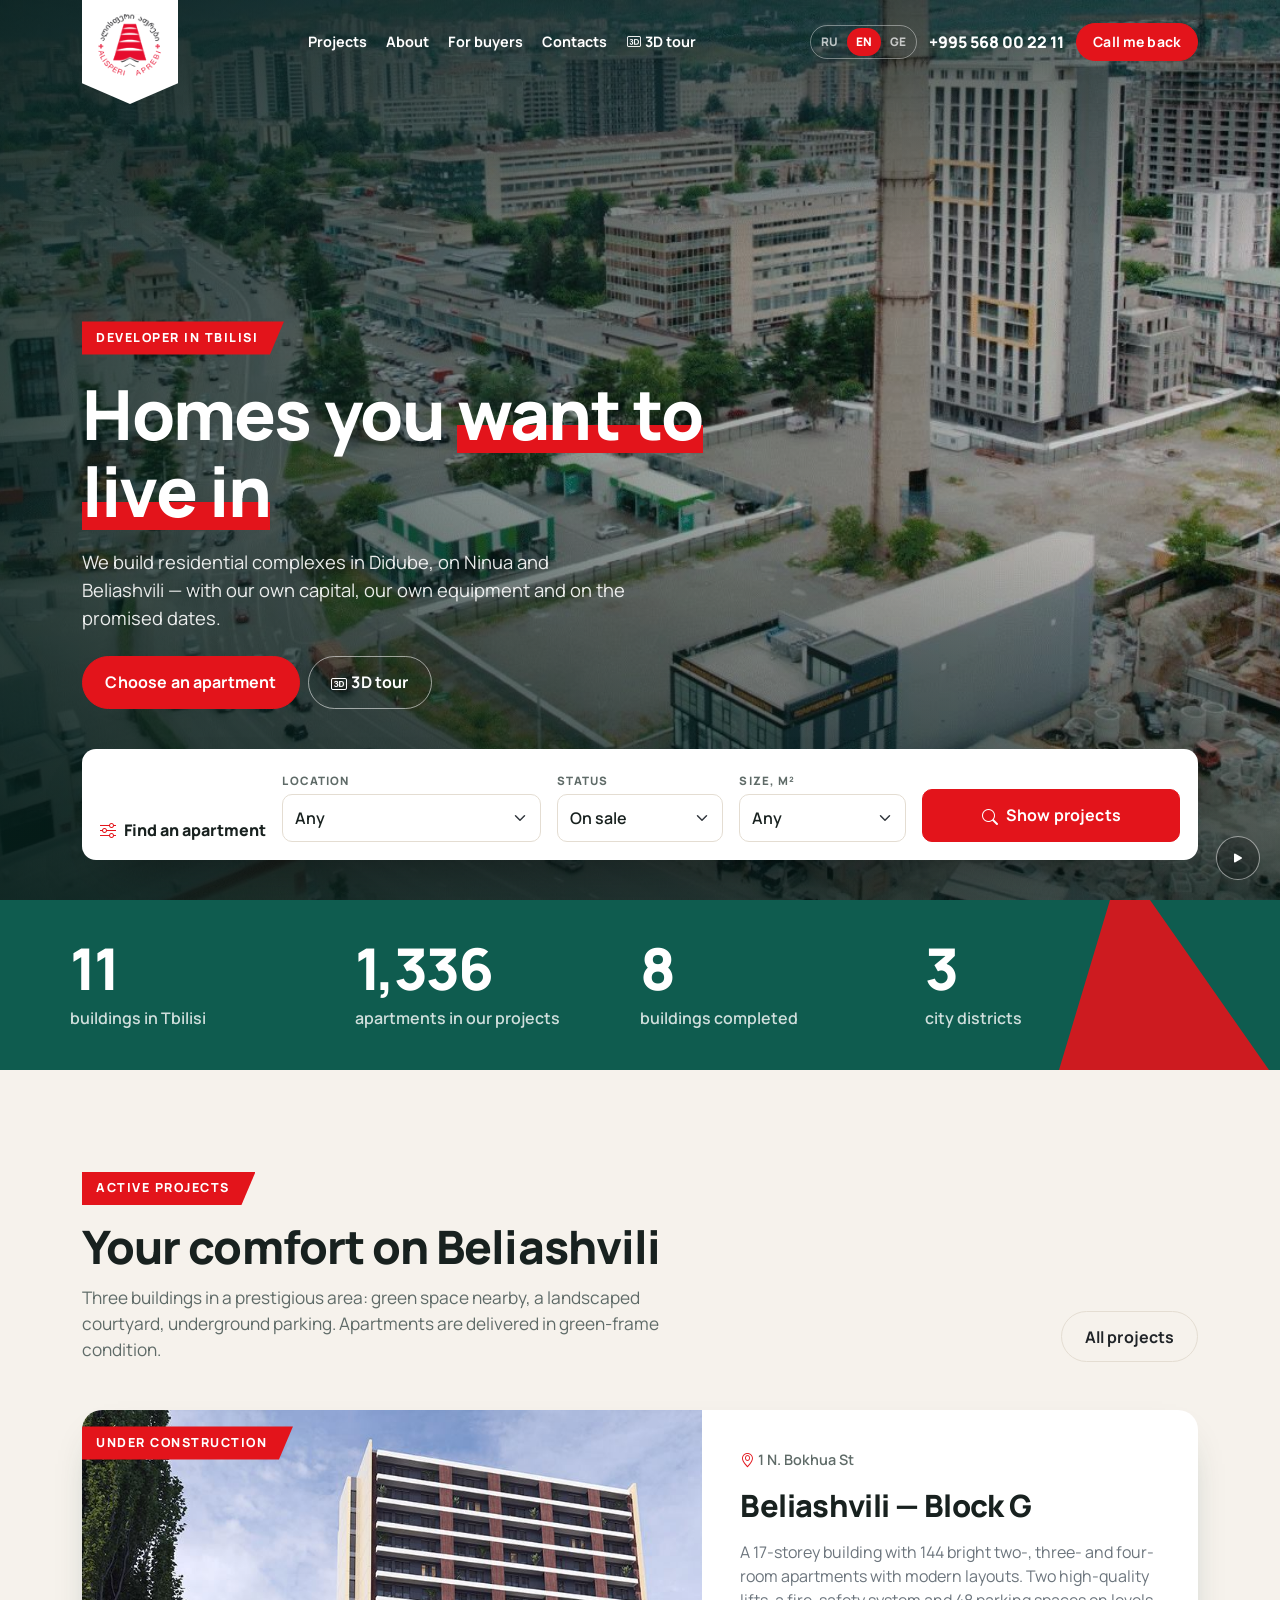
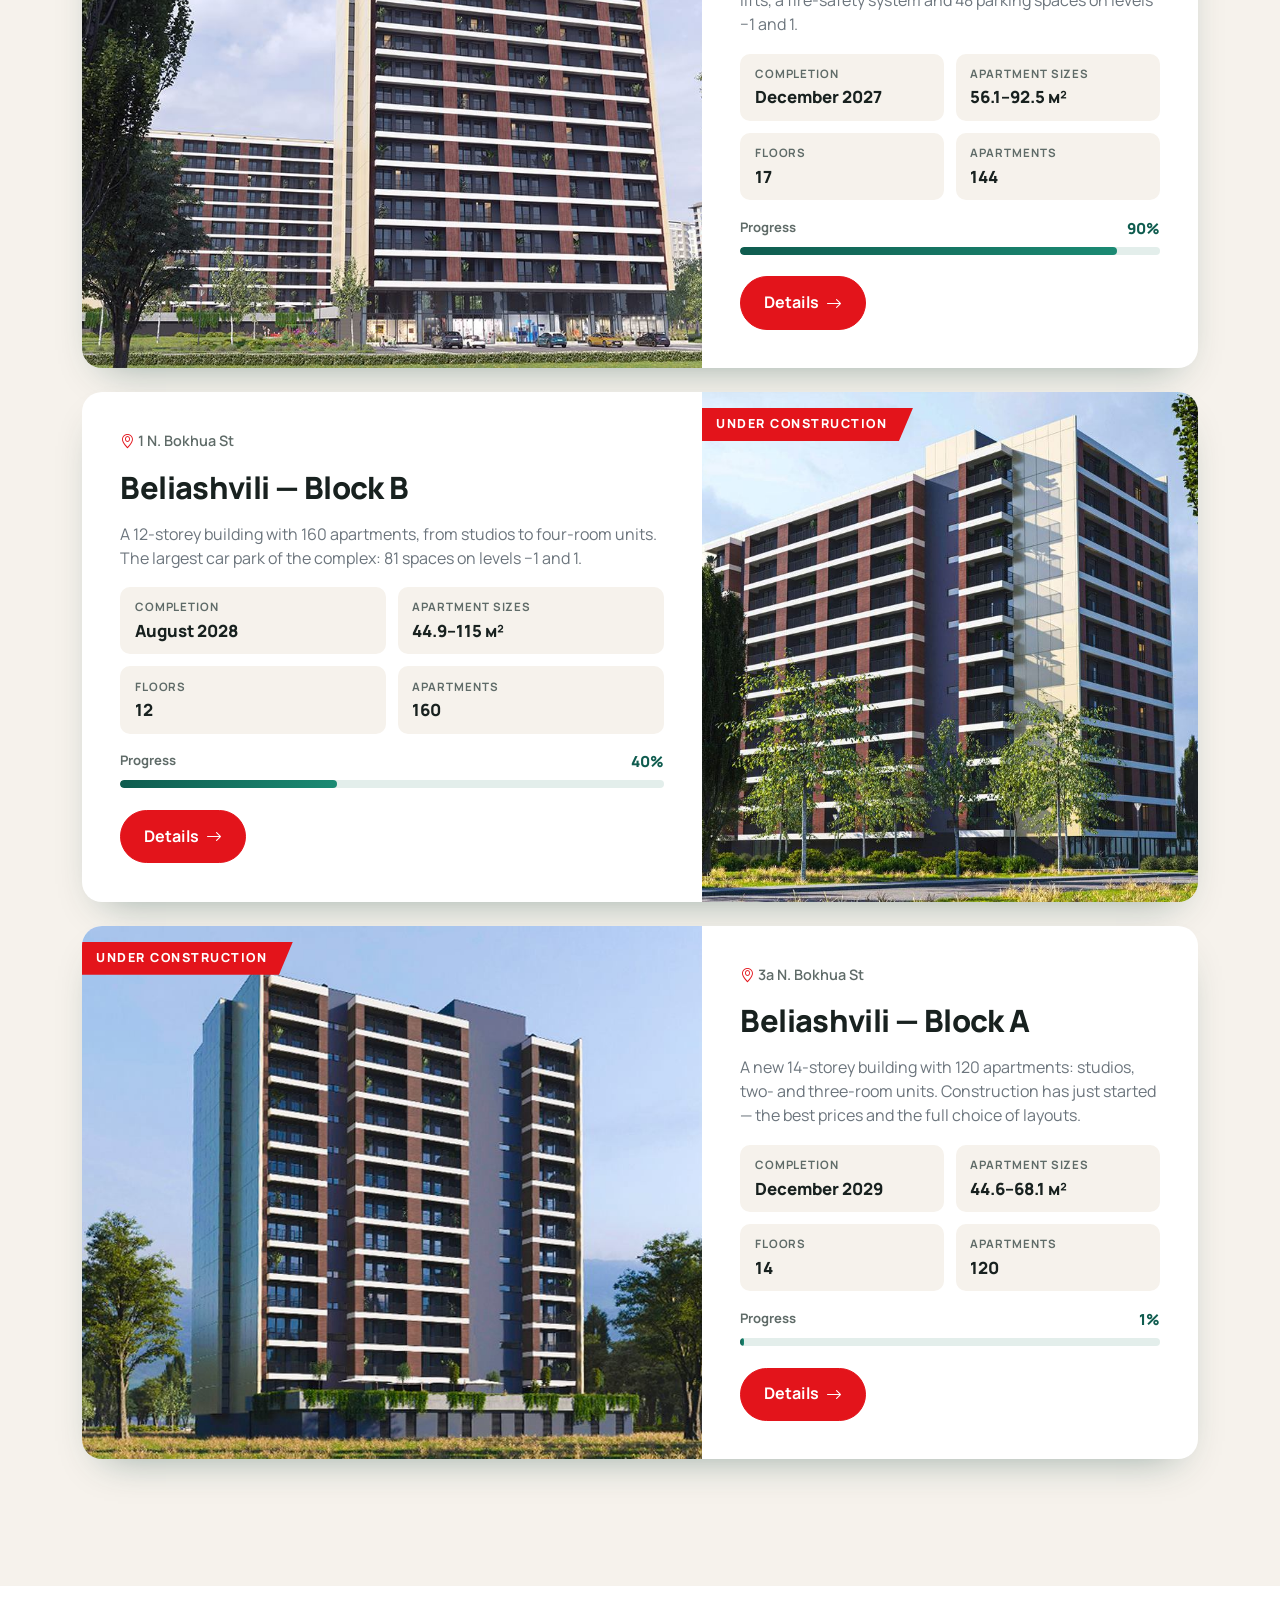
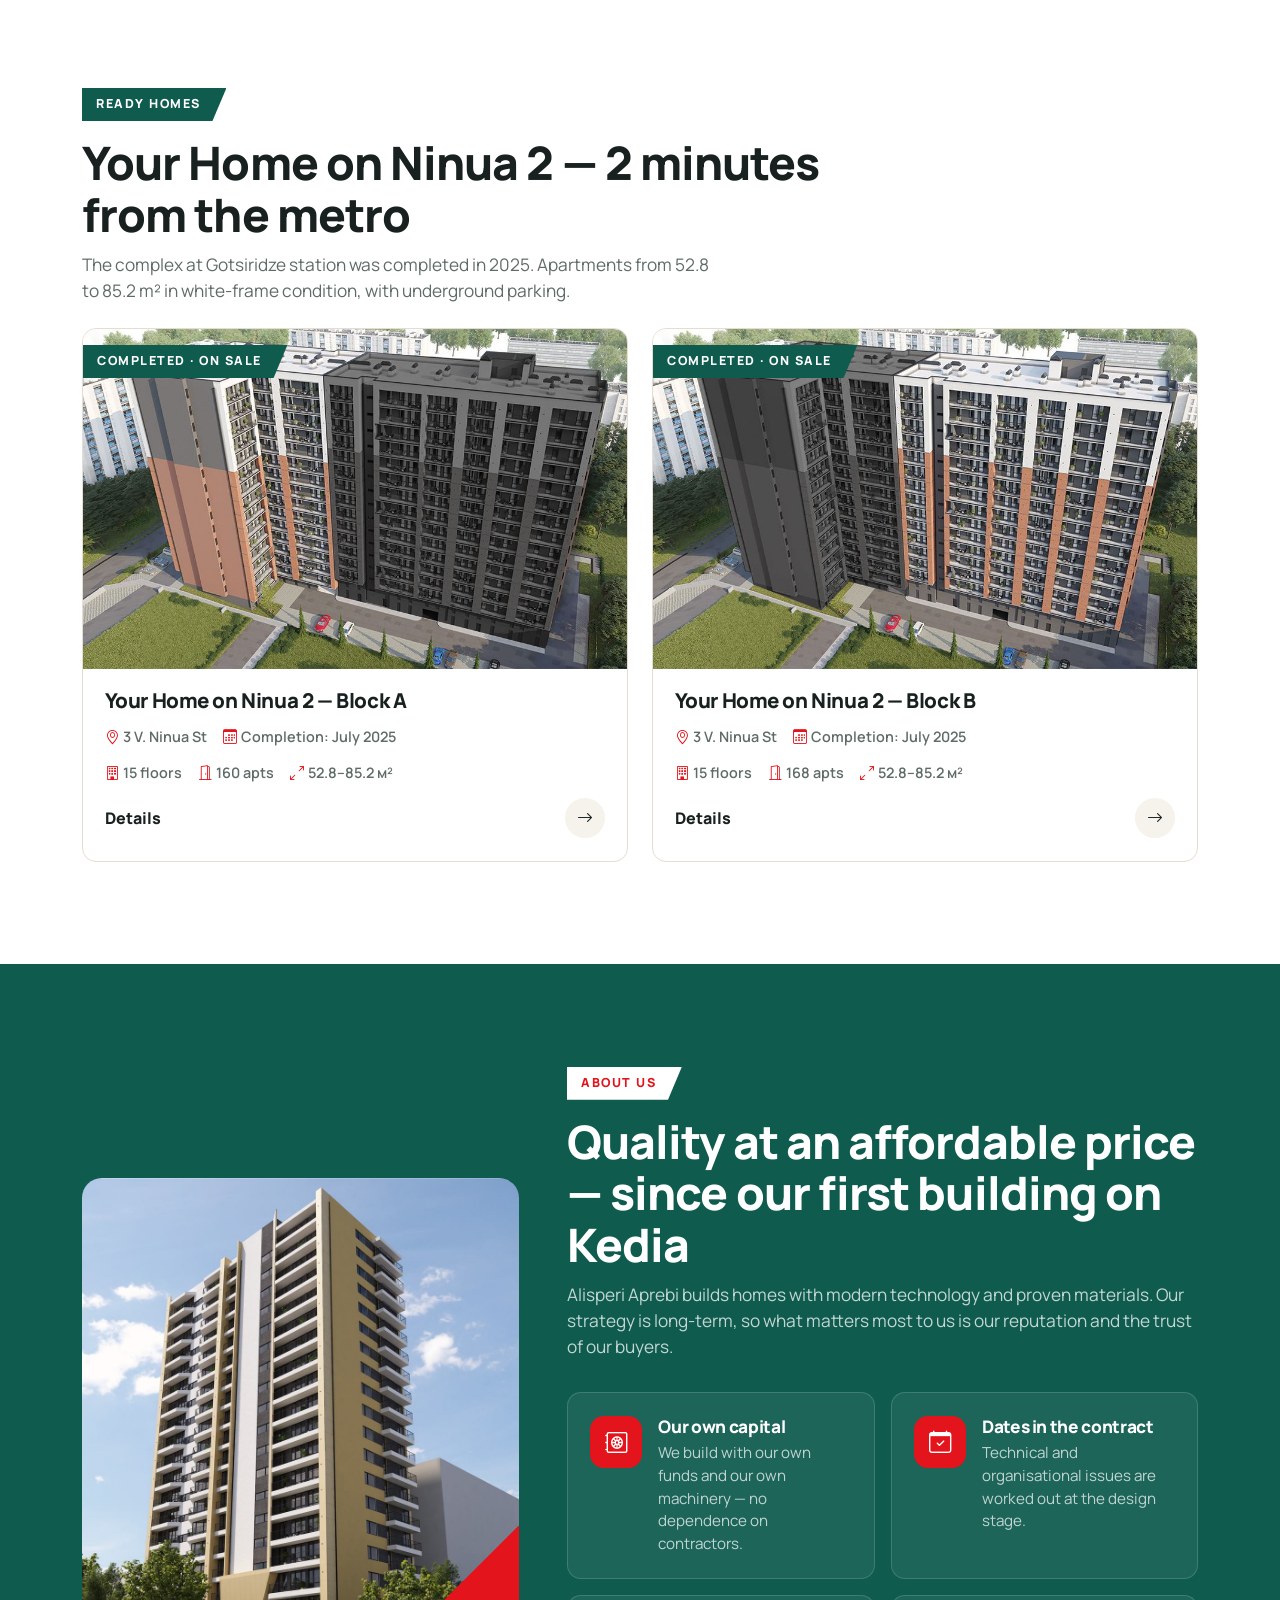
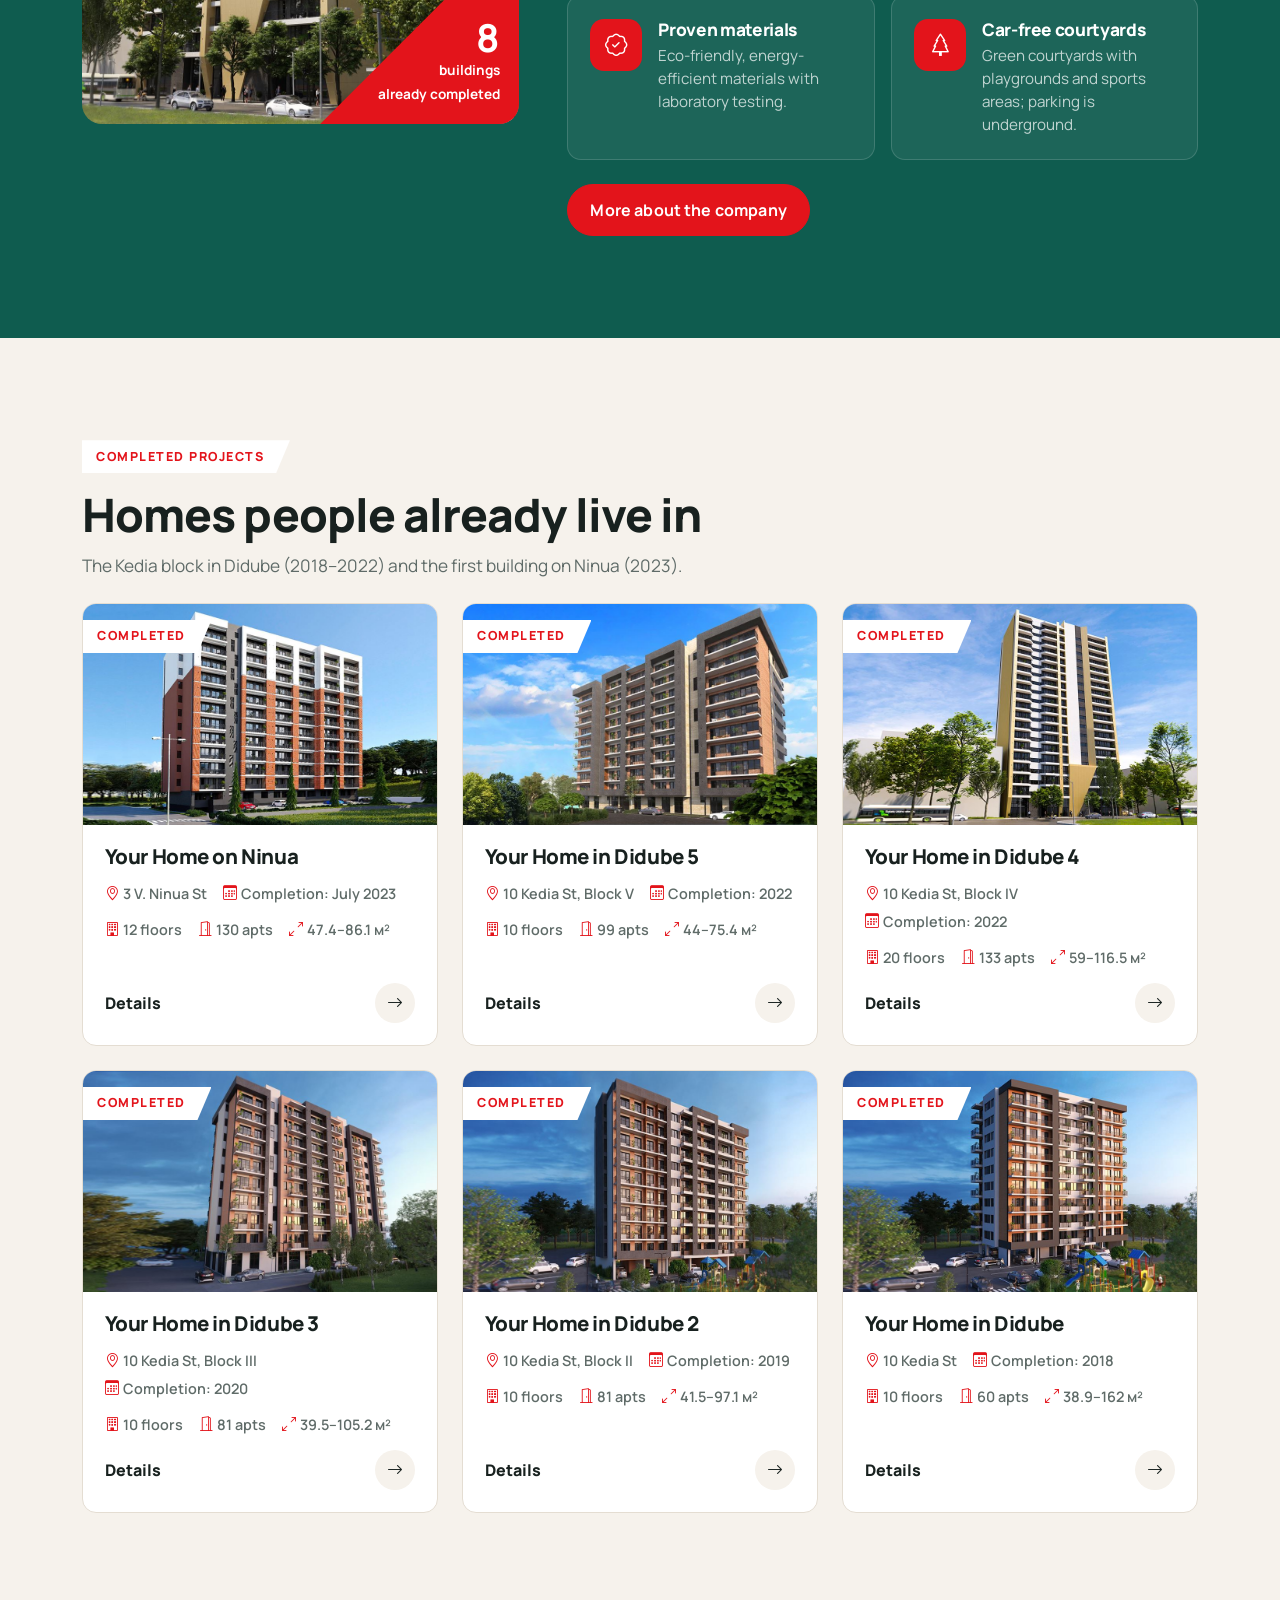
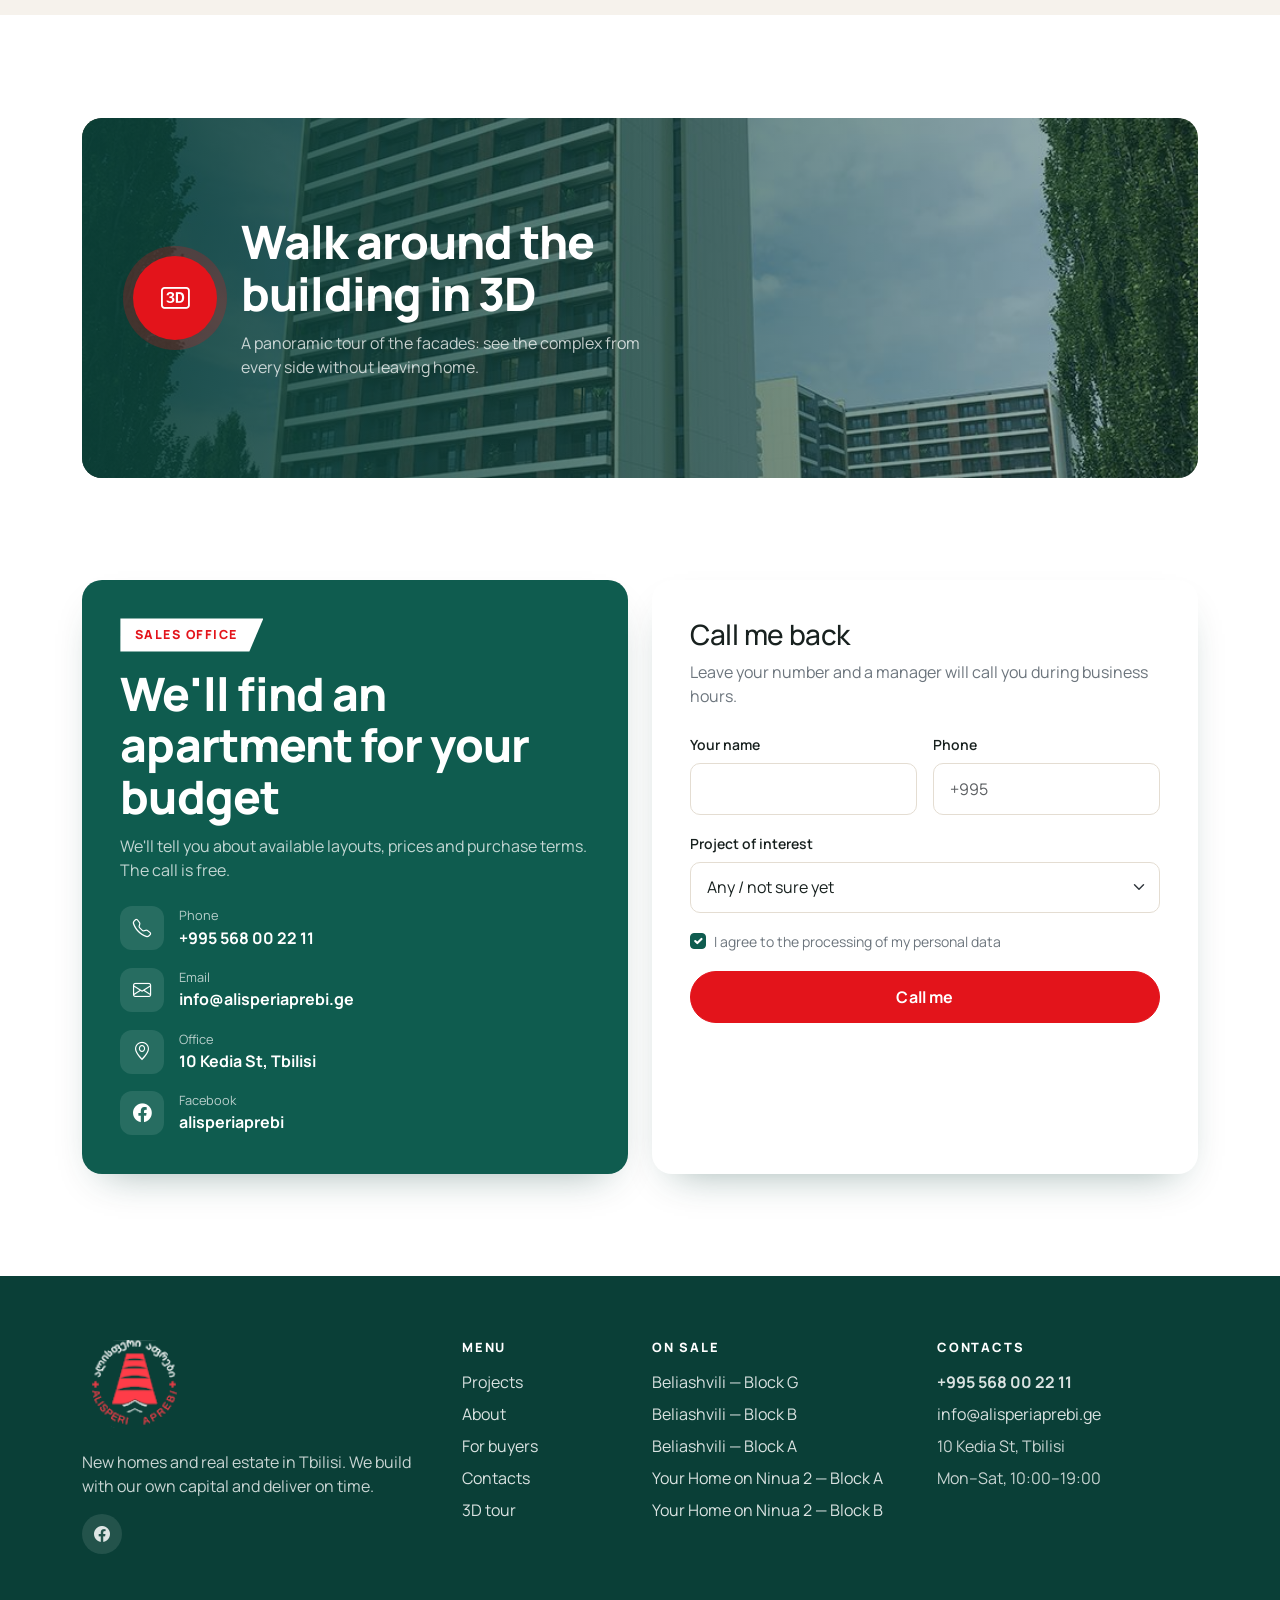
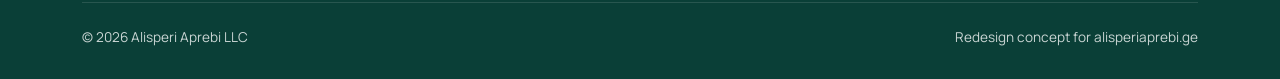
<file: index.html>
<!doctype html>
<html lang="ru">
<head>
  <meta charset="utf-8">
  <meta name="viewport" content="width=device-width, initial-scale=1">
  <title data-i18n-doc="p.home.title">Новостройки в Тбилиси — Алые Паруса</title>
  <meta name="description" content="Строительная компания «Алые Паруса» (Alisperi Aprebi): жилые комплексы в Тбилиси — Белиашвили, Нинуа, Дидубе. Квартиры от застройщика." data-i18n-content="p.home.desc">
  <meta name="theme-color" content="#0f5c4f">
  <meta property="og:title" content="Алые Паруса — новостройки в Тбилиси">
  <meta property="og:image" content="assets/video/hero-poster.jpg">
  <link rel="icon" href="favicon.ico">
  <link rel="preconnect" href="https://fonts.googleapis.com">
  <link rel="preconnect" href="https://fonts.gstatic.com" crossorigin>
  <link href="https://fonts.googleapis.com/css2?family=Manrope:wght@400;500;600;700;800&family=Noto+Sans+Georgian:wght@400;600;700;800&display=swap" rel="stylesheet">
  <link href="https://cdn.jsdelivr.net/npm/bootstrap@5.3.3/dist/css/bootstrap.min.css" rel="stylesheet">
  <link href="https://cdn.jsdelivr.net/npm/bootstrap-icons@1.11.3/font/bootstrap-icons.min.css" rel="stylesheet">
  <link href="assets/css/style.css" rel="stylesheet">
  <script data-goatcounter="https://olegi808.goatcounter.com/count" async src="https://gc.zgo.at/count.js"></script>
</head>
<body data-page="home">
  <a class="visually-hidden-focusable position-absolute top-0 start-0 m-2 btn btn-primary btn-sm" style="z-index:2000" href="#main" data-i18n="ui.skip">Перейти к содержимому</a>
  <div data-include="header"></div>

  <main id="main">
    <!-- Первый экран: видео с оригинального сайта -->
    <section class="aa-hero">
      <div class="aa-hero__media">
        <video autoplay muted loop playsinline preload="auto" poster="assets/video/hero-poster.jpg" aria-hidden="true">
          <source src="assets/video/hero.mp4" type="video/mp4">
        </video>
      </div>
      <div class="aa-hero__shade"></div>
      <button class="aa-hero__ctrl" type="button" aria-label="Пауза"><i class="bi bi-pause-fill"></i></button>

      <div class="aa-hero__content">
        <div class="container">
          <span class="aa-sail" data-i18n="h.tag">Застройщик в Тбилиси</span>
          <h1 data-i18n="h.title">Дома, в которых <em>хочется жить</em></h1>
          <p class="aa-hero__lead" data-i18n="h.lead">Строим жилые комплексы в Дидубе, на Нинуа и Белиашвили — на собственный капитал, своей техникой и в обещанные сроки.</p>
          <div class="d-flex flex-wrap gap-2 mt-4">
            <a class="btn btn-primary" href="projects.html" data-i18n="h.cta">Выбрать квартиру</a>
            <a class="btn btn-ghost" href="https://www.alisperiaprebi.ge/3dtour/360/fasadi/" target="_blank" rel="noopener"><i class="bi bi-badge-3d me-1"></i><span data-i18n="nav.tour">3D-тур</span></a>
          </div>

          <form class="aa-search" data-search>
            <div class="row g-2 g-lg-3 align-items-end">
              <div class="col-12 col-lg-2 d-flex align-items-center"><div class="aa-search__title"><i class="bi bi-sliders"></i><span data-i18n="s.title">Подбор квартиры</span></div></div>
              <div class="col-6 col-lg-3">
                <label for="sLoc" data-i18n="s.loc">Локация</label>
                <select class="form-select" id="sLoc" name="loc">
                  <option value="" data-i18n="s.any">Все</option>
                  <option value="beliashvili" data-i18n="loc.beliashvili">Белиашвили</option>
                  <option value="ninua" data-i18n="loc.ninua">Нинуа</option>
                  <option value="didube" data-i18n="loc.didube">Дидубе</option>
                </select>
              </div>
              <div class="col-6 col-lg-2">
                <label for="sStatus" data-i18n="s.status">Статус</label>
                <select class="form-select" id="sStatus" name="status">
                  <option value="sale" data-i18n="flt.sale">В продаже</option>
                  <option value="building" data-i18n="flt.building">Строятся</option>
                  <option value="all" data-i18n="flt.all">Все</option>
                </select>
              </div>
              <div class="col-12 col-sm-6 col-lg-2">
                <label for="sArea" data-i18n="s.area">Площадь, м²</label>
                <select class="form-select" id="sArea" name="area">
                  <option value="" data-i18n="s.any">Все</option>
                  <option value="45">≈ 45</option>
                  <option value="55">≈ 55</option>
                  <option value="65">≈ 65</option>
                  <option value="80">≈ 80</option>
                  <option value="100">≈ 100</option>
                  <option value="115">115+</option>
                </select>
              </div>
              <div class="col-12 col-sm-6 col-lg-3"><button class="btn btn-primary" type="submit"><i class="bi bi-search me-2"></i><span data-i18n="s.go">Показать объекты</span></button></div>
            </div>
          </form>
        </div>
      </div>
    </section>

    <!-- Цифры -->
    <section class="aa-stats">
      <div class="container">
        <div class="row text-center text-md-start">
          <div class="col-6 col-md-3 aa-stat"><b data-stat="houses">11</b><span data-i18n="st1">домов в Тбилиси</span></div>
          <div class="col-6 col-md-3 aa-stat"><b data-stat="flats">1 336</b><span data-i18n="st2">квартир в проектах</span></div>
          <div class="col-6 col-md-3 aa-stat"><b data-stat="done">8</b><span data-i18n="st3">домов сдано</span></div>
          <div class="col-6 col-md-3 aa-stat"><b>3</b><span data-i18n="st4">района города</span></div>
        </div>
      </div>
    </section>

    <!-- Строящиеся -->
    <section class="aa-section aa-section--sand">
      <div class="container">
        <div class="row align-items-end mb-5 g-3">
          <div class="col-lg-7">
            <span class="aa-sail" data-i18n="a.tag">Активные проекты</span>
            <h2 class="aa-h2" data-i18n="a.title">Ваш комфорт на Белиашвили</h2>
            <p class="aa-sub mb-0" data-i18n="a.lead">Три корпуса в престижном районе: зелёная территория рядом, благоустроенный двор, подземный паркинг. Квартиры сдаются в зелёном каркасе.</p>
          </div>
          <div class="col-lg-5 text-lg-end"><a class="btn btn-outline-dark" href="projects.html" data-i18n="ui.allProjects">Все проекты</a></div>
        </div>
        <div data-list="feature"></div>
      </div>
    </section>

    <!-- Продажи в сданных -->
    <section class="aa-section">
      <div class="container">
        <div class="row align-items-end mb-4 g-3">
          <div class="col-lg-8">
            <span class="aa-sail aa-sail--green" data-i18n="r.tag">Готовое жильё</span>
            <h2 class="aa-h2" data-i18n="r.title">Ваш дом на Нинуа 2 — в 2 минутах от метро</h2>
            <p class="aa-sub mb-0" data-i18n="r.lead">Комплекс у станции «Гоциридзе» сдан в 2025 году. Квартиры от 52,8 до 85,2 м² в белом каркасе, с подземным паркингом.</p>
          </div>
        </div>
        <div class="row g-4" data-list="sale"></div>
      </div>
    </section>

    <!-- О компании -->
    <section class="aa-section aa-section--green">
      <div class="container">
        <div class="row g-4 g-lg-5 align-items-center">
          <div class="col-lg-5 aa-reveal">
            <div class="aa-about__img">
              <img src="assets/img/projects/didube-4/1.jpg" alt="" loading="lazy">
              <div class="aa-about__sail"><div><b data-stat="done">8</b><span data-i18n="ab.badge">домов<br>уже сданы</span></div></div>
            </div>
          </div>
          <div class="col-lg-7">
            <span class="aa-sail aa-sail--light" data-i18n="ab.tag">О компании</span>
            <h2 class="aa-h2" data-i18n="ab.title">Качество по доступной цене — с первого дома на Кедиа</h2>
            <p class="aa-sub" data-i18n="ab.lead">«Алые Паруса» строят жильё по современным технологиям из проверенных материалов. Стратегия компании рассчитана на долгую перспективу, поэтому главное для нас — репутация и доверие покупателей.</p>
            <div class="row g-3 mt-3">
              <div class="col-md-6"><div class="aa-adv"><div class="aa-adv__icon"><i class="bi bi-safe2"></i></div><div><h3 data-i18n="adv1.t">Собственный капитал</h3><p data-i18n="adv1.d">Строим на свои средства и своей техникой — без зависимости от подрядчиков.</p></div></div></div>
              <div class="col-md-6"><div class="aa-adv"><div class="aa-adv__icon"><i class="bi bi-calendar-check"></i></div><div><h3 data-i18n="adv2.t">Сроки — в договоре</h3><p data-i18n="adv2.d">Технические и организационные вопросы прорабатываем ещё на стадии проекта.</p></div></div></div>
              <div class="col-md-6"><div class="aa-adv"><div class="aa-adv__icon"><i class="bi bi-patch-check"></i></div><div><h3 data-i18n="adv3.t">Проверенные материалы</h3><p data-i18n="adv3.d">Экологичные, энергоэффективные материалы с лабораторными испытаниями.</p></div></div></div>
              <div class="col-md-6"><div class="aa-adv"><div class="aa-adv__icon"><i class="bi bi-tree"></i></div><div><h3 data-i18n="adv4.t">Двор без машин</h3><p data-i18n="adv4.d">Озеленённые дворы с детскими и спортивными площадками, паркинг — под землёй.</p></div></div></div>
            </div>
            <a class="btn btn-primary mt-4" href="about.html" data-i18n="ab.more">Подробнее о компании</a>
          </div>
        </div>
      </div>
    </section>

    <!-- Реализованные -->
    <section class="aa-section aa-section--sand">
      <div class="container">
        <div class="row align-items-end mb-4 g-3">
          <div class="col-lg-8">
            <span class="aa-sail aa-sail--light" data-i18n="d.tag">Реализованные проекты</span>
            <h2 class="aa-h2" data-i18n="d.title">Дома, где уже живут</h2>
            <p class="aa-sub mb-0" data-i18n="d.lead">Квартал на Кедиа в Дидубе (2018–2022) и первый дом на Нинуа (2023).</p>
          </div>
        </div>
        <div class="row g-4" data-list="done"></div>
      </div>
    </section>

    <!-- 3D тур -->
    <section class="aa-section pb-0">
      <div class="container">
        <a class="aa-tour aa-reveal" href="https://www.alisperiaprebi.ge/3dtour/360/fasadi/" target="_blank" rel="noopener">
          <img src="assets/img/projects/beliashvili-g/2.jpg" alt="" loading="lazy">
          <div class="d-flex flex-column flex-md-row gap-4 align-items-md-center">
            <span class="aa-tour__play"><i class="bi bi-badge-3d"></i></span>
            <div>
              <h2 class="aa-h2 mt-0" data-i18n="tour.title">Прогуляйтесь вокруг дома в 3D</h2>
              <p class="mb-0 opacity-75" data-i18n="tour.lead">Панорамный тур по фасадам: посмотрите комплекс со всех сторон, не выходя из дома.</p>
            </div>
          </div>
        </a>
      </div>
    </section>

    <!-- Заявка -->
    <section class="aa-section" id="contact">
      <div class="container">
        <div class="row g-4 align-items-stretch">
          <div class="col-lg-6">
            <div class="aa-lead h-100" style="background:var(--aa-green);color:#fff">
              <span class="aa-sail aa-sail--light" data-i18n="c.tag">Отдел продаж</span>
              <h2 class="aa-h2" data-i18n="c.title">Подберём квартиру под ваш бюджет</h2>
              <p class="opacity-75 mb-4" data-i18n="c.lead">Расскажем о свободных планировках, ценах и условиях покупки. Звонок бесплатный.</p>
              <div class="aa-contact-line"><i class="bi bi-telephone"></i><div><small data-i18n="c.phone">Телефон</small><a href="tel:+995568002211">+995 568 00 22 11</a></div></div>
              <div class="aa-contact-line"><i class="bi bi-envelope"></i><div><small>Email</small><a href="mailto:info@alisperiaprebi.ge">info@alisperiaprebi.ge</a></div></div>
              <div class="aa-contact-line"><i class="bi bi-geo-alt"></i><div><small data-i18n="c.office">Офис</small><b data-i18n="c.addr">ул. Кедиа, 10, Тбилиси</b></div></div>
              <div class="aa-contact-line mb-0"><i class="bi bi-facebook"></i><div><small>Facebook</small><a href="https://www.facebook.com/alisperiaprebi" target="_blank" rel="noopener">alisperiaprebi</a></div></div>
            </div>
          </div>
          <div class="col-lg-6">
            <div class="aa-lead h-100">
              <h2 class="h3 mb-2" data-i18n="form.modalTitle">Перезвоните мне</h2>
              <p class="text-secondary mb-4" data-i18n="form.modalText">Оставьте номер — менеджер перезвонит в рабочее время.</p>
              <div data-include="lead"></div>
            </div>
          </div>
        </div>
      </div>
    </section>
  </main>

  <div data-include="footer"></div>

  <script src="https://cdn.jsdelivr.net/npm/bootstrap@5.3.3/dist/js/bootstrap.bundle.min.js"></script>
  <script src="assets/js/i18n.js"></script>
  <script src="assets/js/data.js"></script>
  <script src="assets/js/main.js"></script>
</body>
</html>
</file>
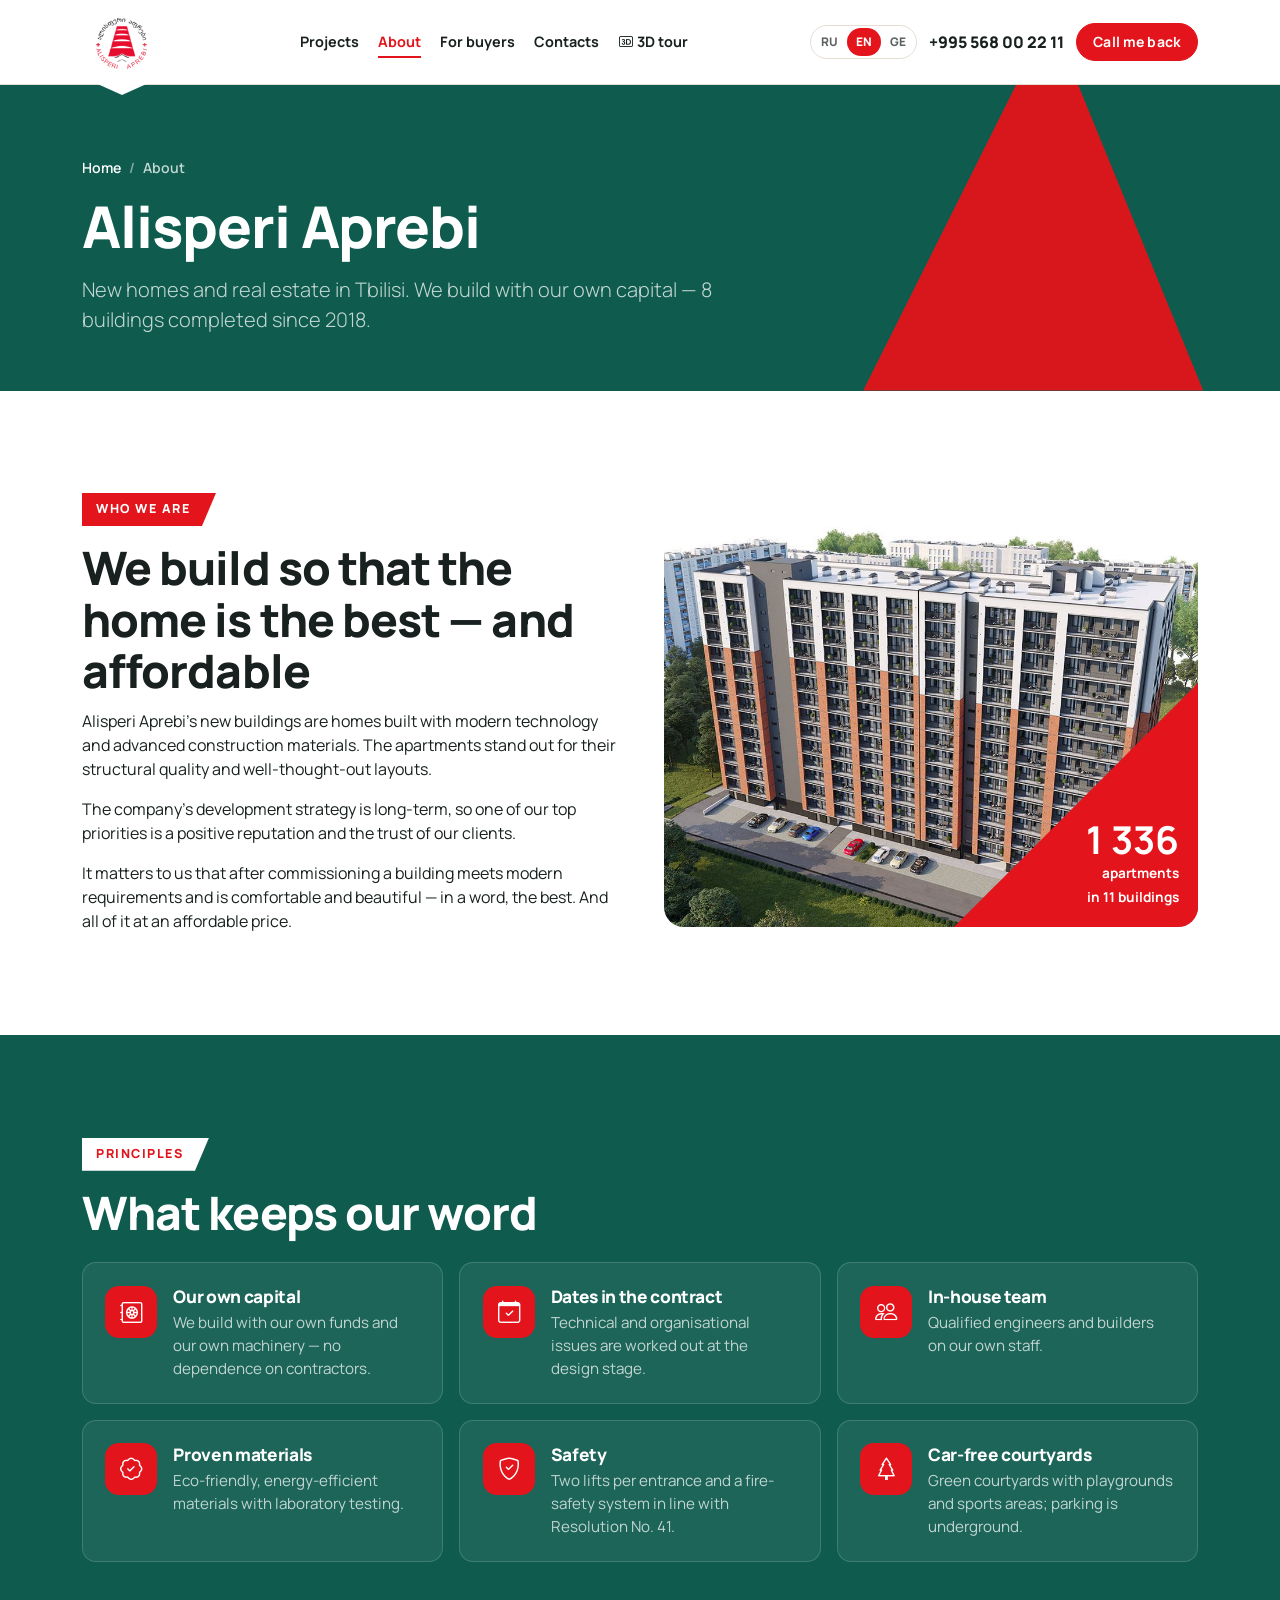
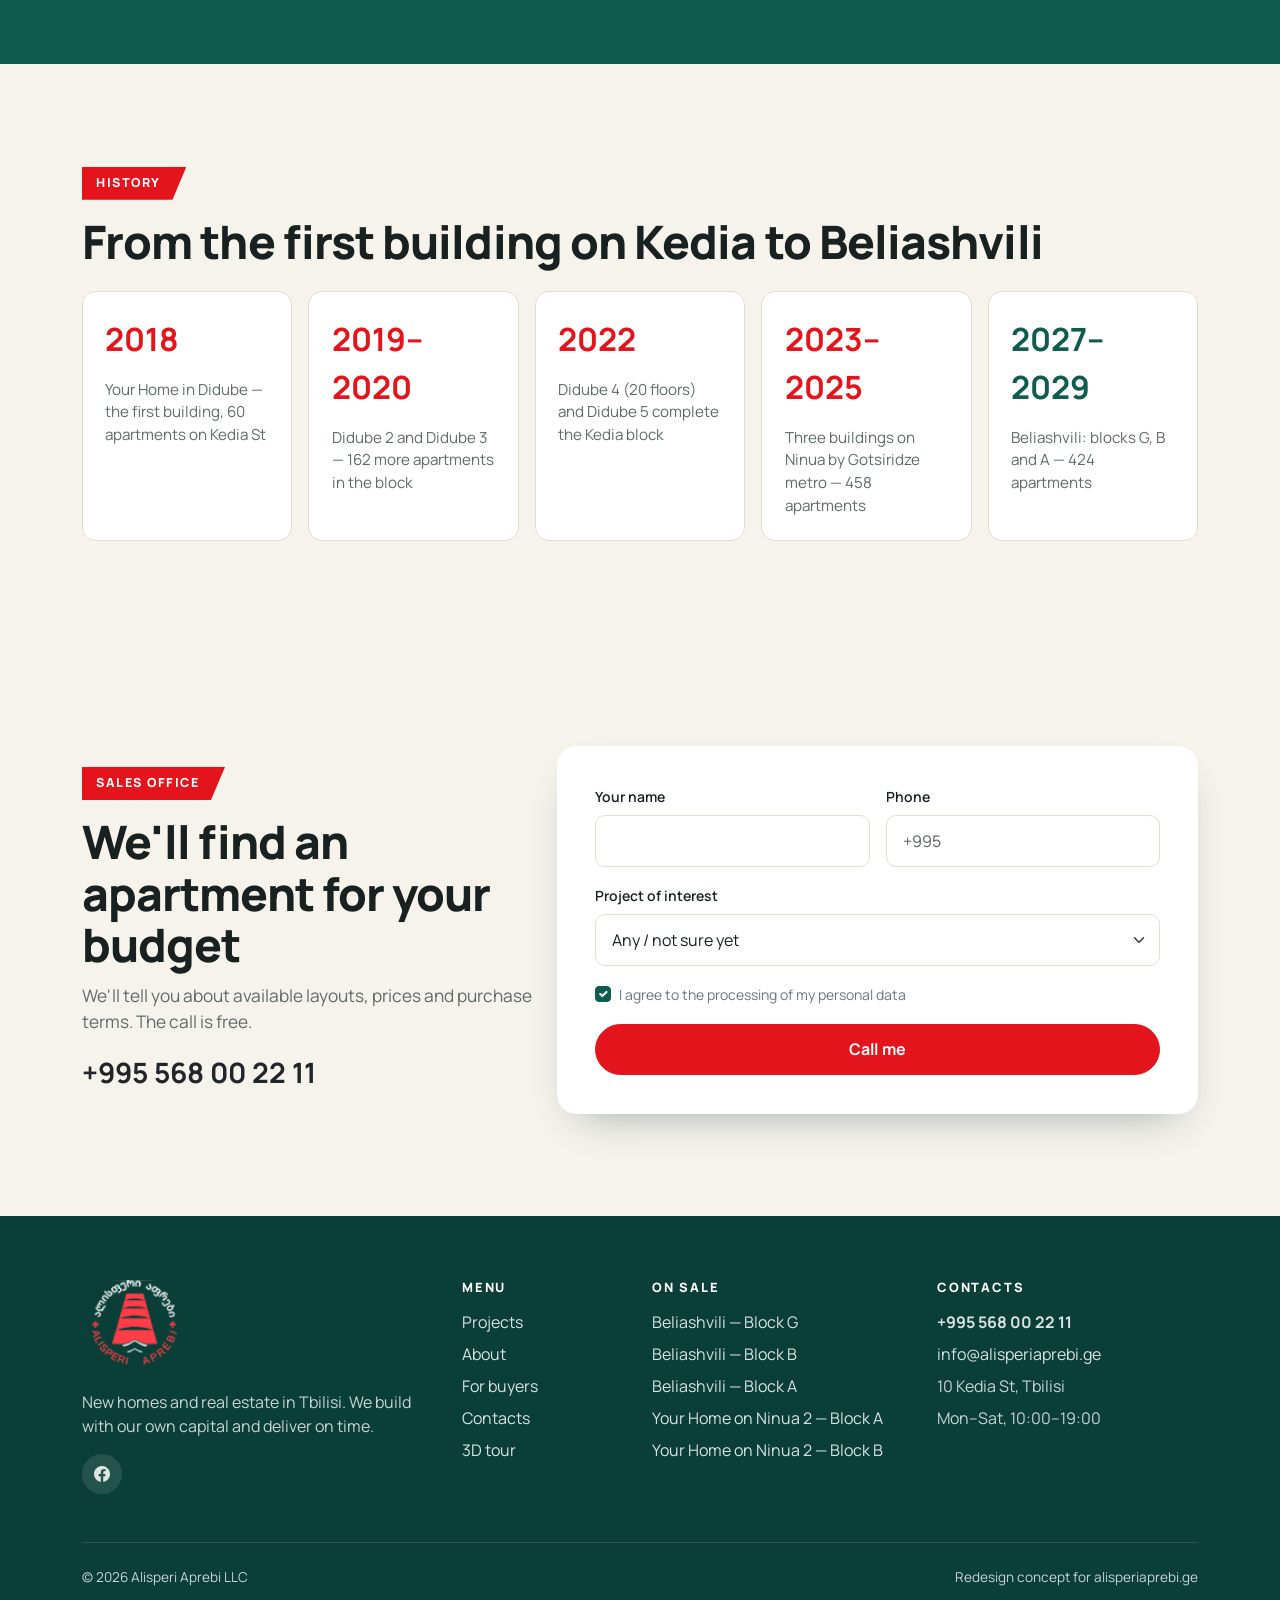
<file: about.html>
<!doctype html>
<html lang="ru">
<head>
  <meta charset="utf-8">
  <meta name="viewport" content="width=device-width, initial-scale=1">
  <title data-i18n-doc="p.about.title">О компании — Алые Паруса</title>
  <meta name="description" content="Строительная компания «Алые Паруса» (Alisperi Aprebi): новостройки и недвижимость в Тбилиси." data-i18n-content="p.about.desc">
  <meta name="theme-color" content="#0f5c4f">
  <link rel="icon" href="favicon.ico">
  <link rel="preconnect" href="https://fonts.googleapis.com">
  <link rel="preconnect" href="https://fonts.gstatic.com" crossorigin>
  <link href="https://fonts.googleapis.com/css2?family=Manrope:wght@400;500;600;700;800&family=Noto+Sans+Georgian:wght@400;600;700;800&display=swap" rel="stylesheet">
  <link href="https://cdn.jsdelivr.net/npm/bootstrap@5.3.3/dist/css/bootstrap.min.css" rel="stylesheet">
  <link href="https://cdn.jsdelivr.net/npm/bootstrap-icons@1.11.3/font/bootstrap-icons.min.css" rel="stylesheet">
  <link href="assets/css/style.css" rel="stylesheet">
  <script data-goatcounter="https://olegi808.goatcounter.com/count" async src="https://gc.zgo.at/count.js"></script>
</head>
<body data-page="about">
  <a class="visually-hidden-focusable position-absolute top-0 start-0 m-2 btn btn-primary btn-sm" style="z-index:2000" href="#main" data-i18n="ui.skip">Перейти к содержимому</a>
  <div data-include="header"></div>

  <main id="main">
    <section class="aa-page-head">
      <div class="container">
        <nav aria-label="breadcrumb">
          <ol class="breadcrumb mb-3">
            <li class="breadcrumb-item"><a href="index.html" data-i18n="nav.home">Главная</a></li>
            <li class="breadcrumb-item active" aria-current="page" data-i18n="p.about.title">О компании</li>
          </ol>
        </nav>
        <h1 class="mb-3" data-i18n="p.about.h1">Алые Паруса</h1>
        <p class="lead opacity-75 mb-0" style="max-width:40rem" data-i18n="p.about.lead">Новостройки и недвижимость в Тбилиси. Строим на собственный капитал — с 2018 года сдали 8 домов.</p>
      </div>
    </section>
    <section class="aa-section">
      <div class="container">
        <div class="row g-4 g-lg-5 align-items-center">
          <div class="col-lg-6">
            <span class="aa-sail" data-i18n="ab2.tag">Кто мы</span>
            <h2 class="aa-h2" data-i18n="ab2.title">Строим так, чтобы дом был лучшим — и доступным</h2>
            <p data-i18n="ab2.p1">Новостройки компании «Алисфери Афреби» — это жильё, построенное по современным технологиям из передовых строительных материалов. Квартиры отличаются качеством конструкций и продуманными планировками.</p>
            <p data-i18n="ab2.p2">Стратегия развития компании рассчитана на долгосрочную перспективу, поэтому один из главных приоритетов — положительная репутация и доверие клиентов.</p>
            <p class="mb-0" data-i18n="ab2.p3">Для нас важно, чтобы дом после ввода в эксплуатацию отвечал современным требованиям, был комфортным и красивым — одним словом, лучшим. И всё это по доступной цене.</p>
          </div>
          <div class="col-lg-6">
            <div class="aa-about__img" style="aspect-ratio:5/4">
              <img src="assets/img/projects/ninua-2a/3.jpg" alt="" loading="lazy">
              <div class="aa-about__sail"><div><b>1 336</b><span data-i18n="ab2.badge">квартир<br>в 11 домах</span></div></div>
            </div>
          </div>
        </div>
      </div>
    </section>
    <section class="aa-section aa-section--green">
      <div class="container">
        <span class="aa-sail aa-sail--light" data-i18n="ab3.tag">Принципы</span>
        <h2 class="aa-h2 mb-4" data-i18n="ab3.title">На чём держится наше слово</h2>
        <div class="row g-3"><div class="col-md-6 col-lg-4"><div class="aa-adv"><div class="aa-adv__icon"><i class="bi bi-safe2"></i></div><div><h3 data-i18n="adv1.t">Собственный капитал</h3><p data-i18n="adv1.d">Строим на свои средства и своей техникой — без зависимости от подрядчиков.</p></div></div></div><div class="col-md-6 col-lg-4"><div class="aa-adv"><div class="aa-adv__icon"><i class="bi bi-calendar-check"></i></div><div><h3 data-i18n="adv2.t">Сроки — в договоре</h3><p data-i18n="adv2.d">Технические и организационные вопросы прорабатываем ещё на стадии проекта.</p></div></div></div><div class="col-md-6 col-lg-4"><div class="aa-adv"><div class="aa-adv__icon"><i class="bi bi-people"></i></div><div><h3 data-i18n="adv5.t">Свой штат</h3><p data-i18n="adv5.d">Квалифицированные инженеры и строители — в штате компании.</p></div></div></div><div class="col-md-6 col-lg-4"><div class="aa-adv"><div class="aa-adv__icon"><i class="bi bi-patch-check"></i></div><div><h3 data-i18n="adv3.t">Проверенные материалы</h3><p data-i18n="adv3.d">Экологичные, энергоэффективные материалы с лабораторными испытаниями.</p></div></div></div><div class="col-md-6 col-lg-4"><div class="aa-adv"><div class="aa-adv__icon"><i class="bi bi-shield-check"></i></div><div><h3 data-i18n="adv6.t">Безопасность</h3><p data-i18n="adv6.d">Два лифта в подъезде и система пожарной безопасности по Постановлению №41.</p></div></div></div><div class="col-md-6 col-lg-4"><div class="aa-adv"><div class="aa-adv__icon"><i class="bi bi-tree"></i></div><div><h3 data-i18n="adv4.t">Двор без машин</h3><p data-i18n="adv4.d">Озеленённые дворы с детскими и спортивными площадками, паркинг — под землёй.</p></div></div></div>        </div>
      </div>
    </section>
    <section class="aa-section aa-section--sand">
      <div class="container">
        <span class="aa-sail" data-i18n="ab4.tag">История</span>
        <h2 class="aa-h2 mb-4" data-i18n="ab4.title">От первого дома на Кедиа до Белиашвили</h2>
        <div class="row g-3">
          <div class="col-6 col-lg"><div class="aa-adv flex-column"><b class="fs-2" style="color:var(--aa-red)">2018</b><p data-i18n="hist1">«Ваш дом в Дидубе» — первый дом, 60 квартир на ул. Кедиа</p></div></div>
          <div class="col-6 col-lg"><div class="aa-adv flex-column"><b class="fs-2" style="color:var(--aa-red)">2019–2020</b><p data-i18n="hist2">Дидубе 2 и Дидубе 3 — ещё 162 квартиры в квартале</p></div></div>
          <div class="col-6 col-lg"><div class="aa-adv flex-column"><b class="fs-2" style="color:var(--aa-red)">2022</b><p data-i18n="hist3">Дидубе 4 (20 этажей) и Дидубе 5 завершают квартал на Кедиа</p></div></div>
          <div class="col-6 col-lg"><div class="aa-adv flex-column"><b class="fs-2" style="color:var(--aa-red)">2023–2025</b><p data-i18n="hist4">Три корпуса на Нинуа у метро «Гоциридзе» — 458 квартир</p></div></div>
          <div class="col-12 col-lg"><div class="aa-adv flex-column"><b class="fs-2" style="color:var(--aa-green)">2027–2029</b><p data-i18n="hist5">Белиашвили: блоки Г, Б и А — 424 квартиры</p></div></div>
        </div>
      </div>
    </section>    <section class="aa-section aa-section--sand">
      <div class="container">
        <div class="row g-4 align-items-center">
          <div class="col-lg-5">
            <span class="aa-sail" data-i18n="c.tag">Отдел продаж</span>
            <h2 class="aa-h2" data-i18n="c.title">Подберём квартиру под ваш бюджет</h2>
            <p class="aa-sub" data-i18n="c.lead">Расскажем о свободных планировках, ценах и условиях покупки. Звонок бесплатный.</p>
            <a class="fs-3 fw-bold text-body" href="tel:+995568002211">+995 568 00 22 11</a>
          </div>
          <div class="col-lg-7"><div class="aa-lead"><div data-include="lead"></div></div></div>
        </div>
      </div>
    </section>
  </main>

  <div data-include="footer"></div>

  <script src="https://cdn.jsdelivr.net/npm/bootstrap@5.3.3/dist/js/bootstrap.bundle.min.js"></script>
  <script src="assets/js/i18n.js"></script>
  <script src="assets/js/data.js"></script>
  <script src="assets/js/main.js"></script>
</body>
</html>
</file>
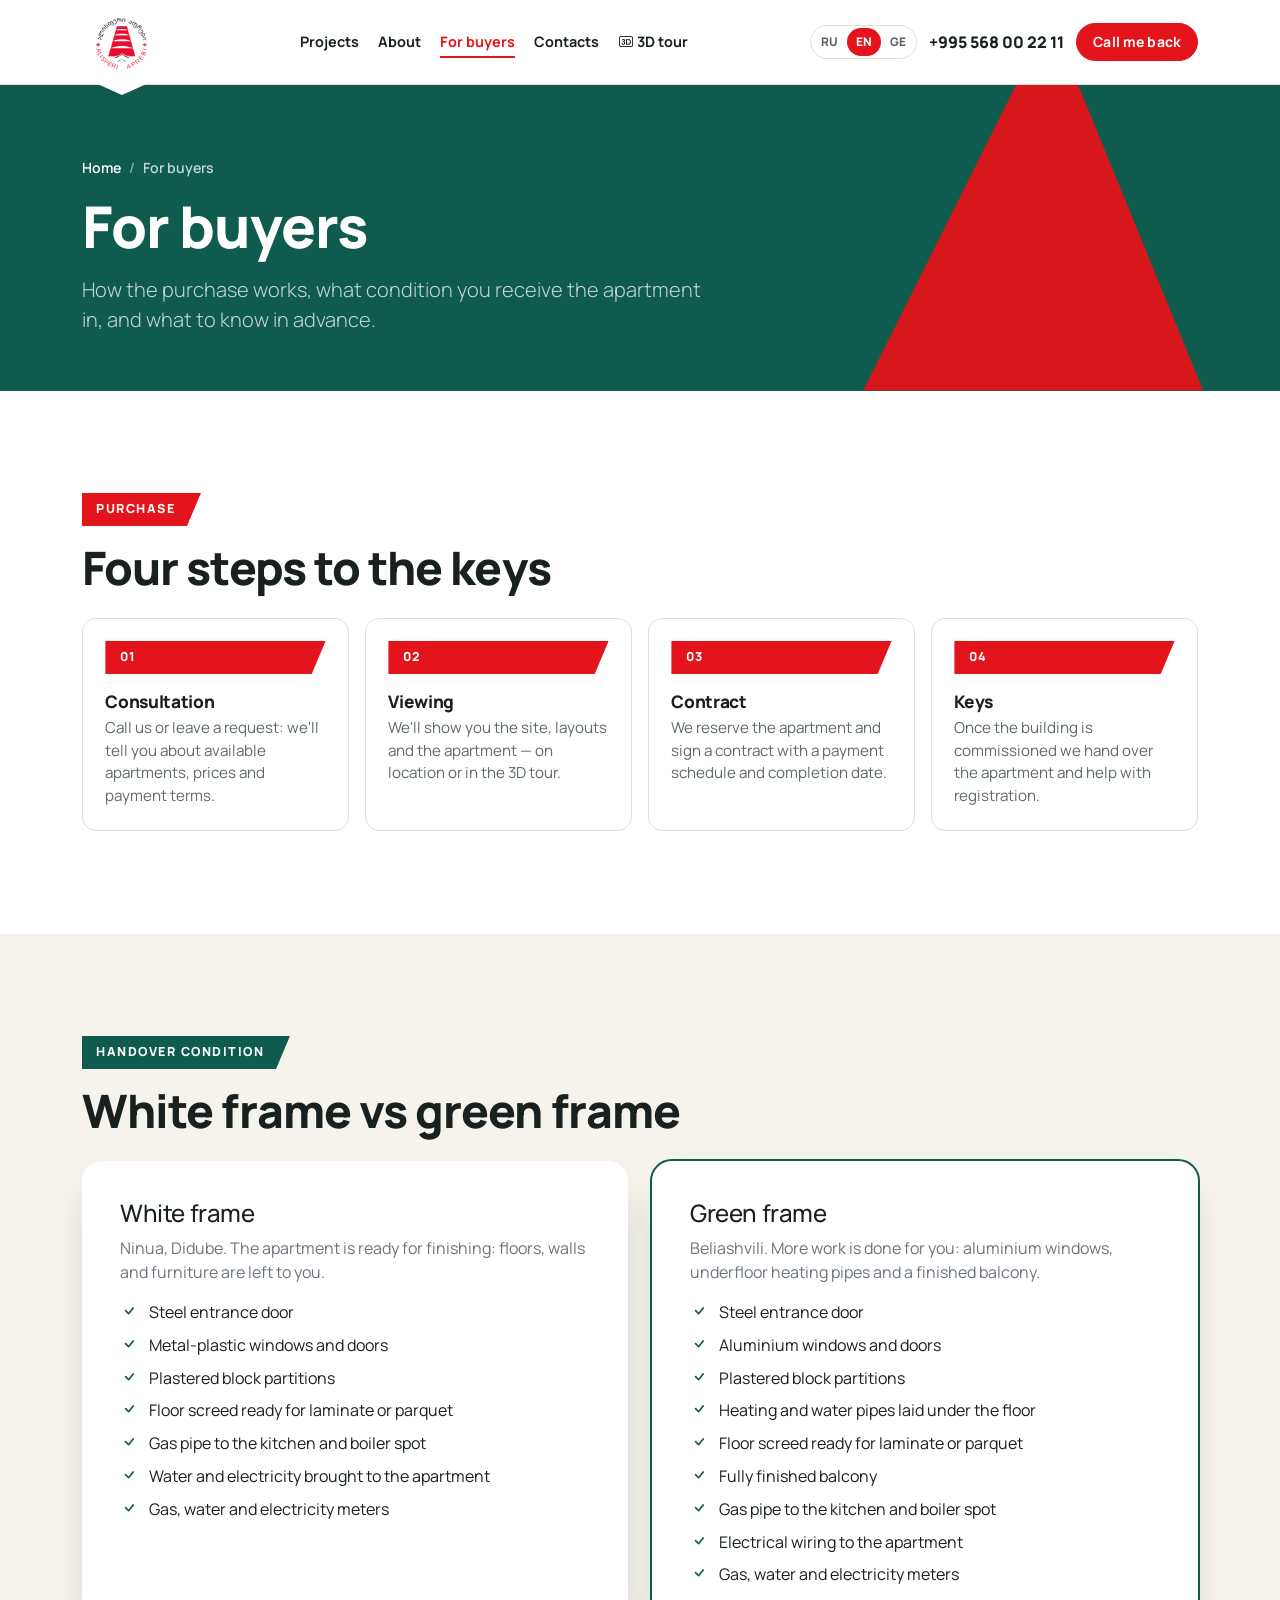
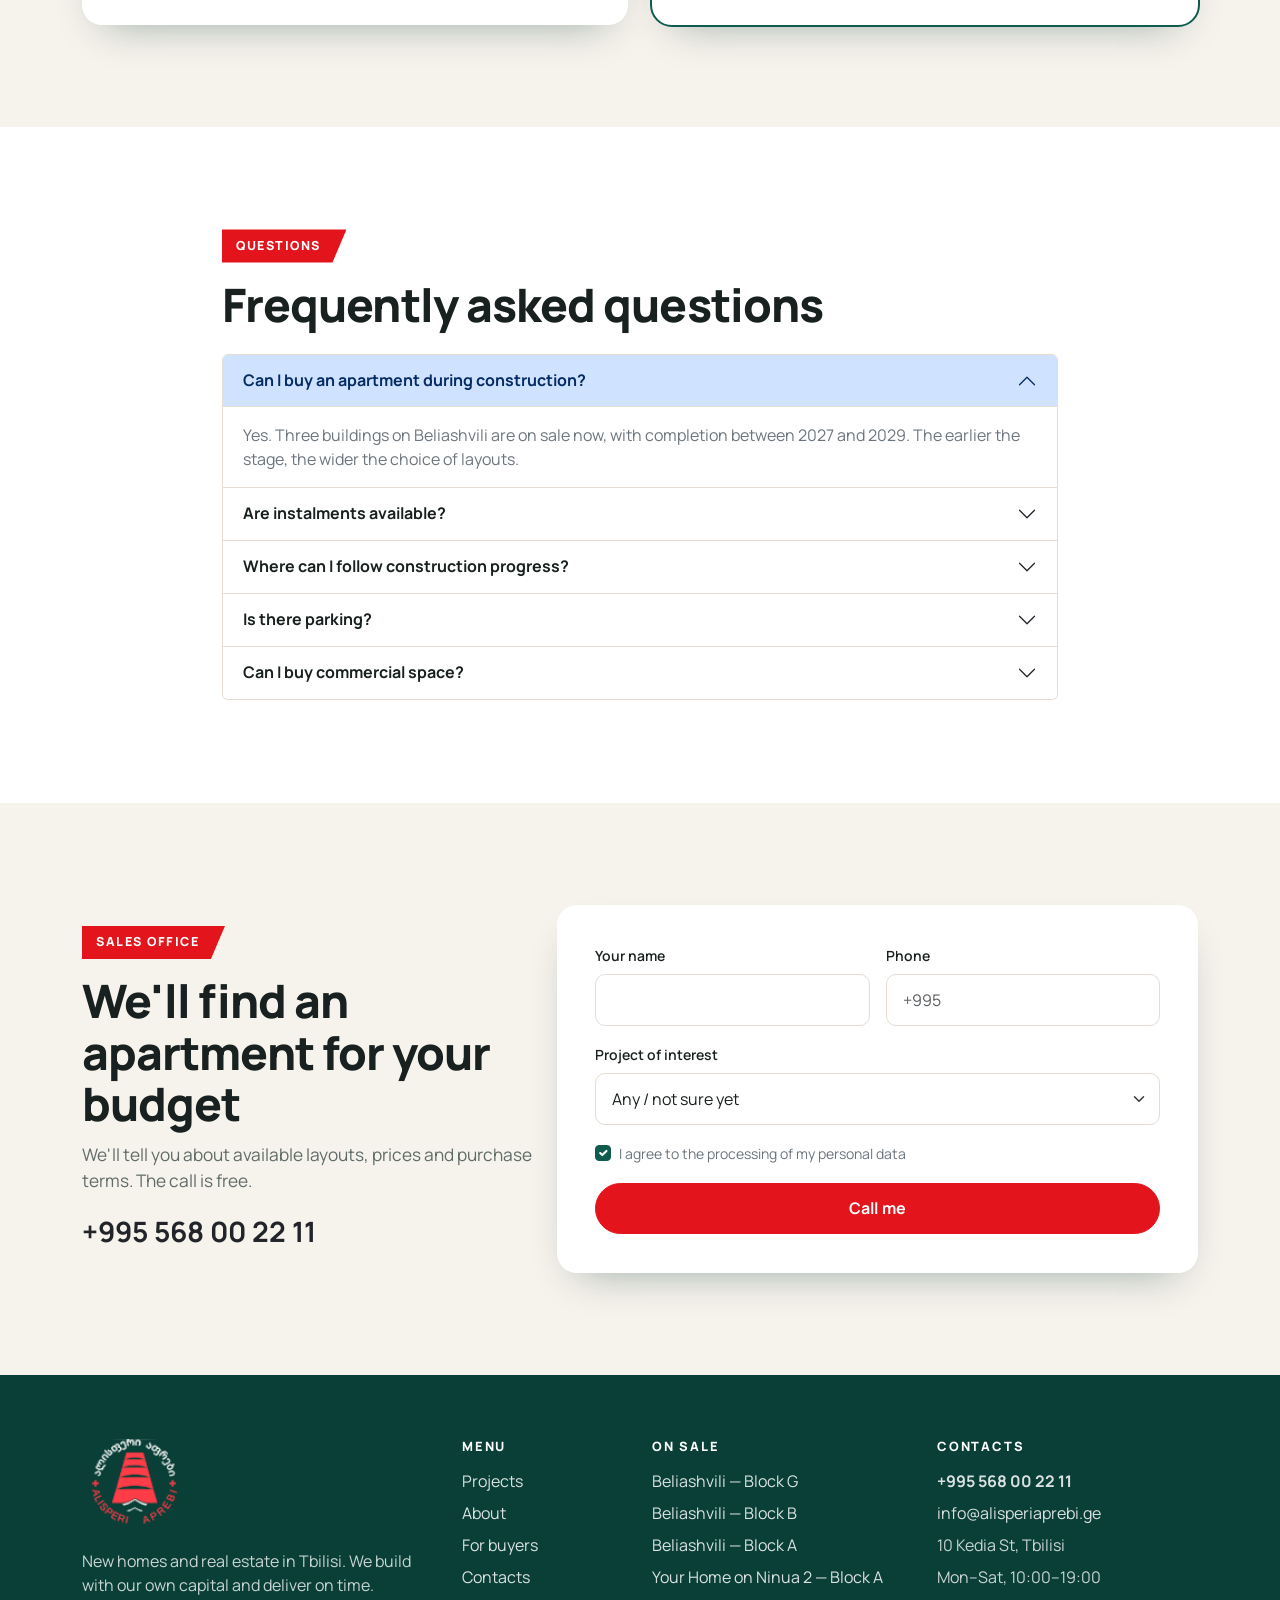
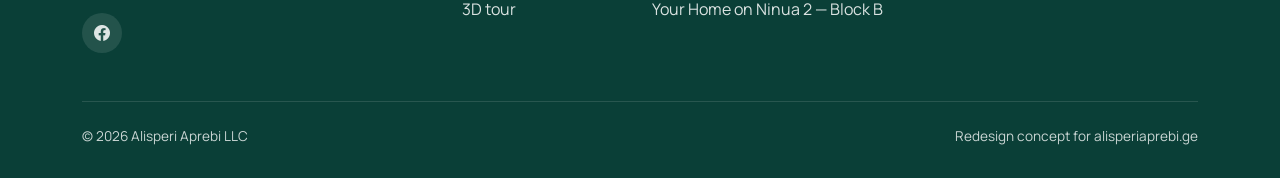
<file: buyers.html>
<!doctype html>
<html lang="ru">
<head>
  <meta charset="utf-8">
  <meta name="viewport" content="width=device-width, initial-scale=1">
  <title data-i18n-doc="p.buyers.title">Покупателям — Алые Паруса</title>
  <meta name="description" content="Как купить квартиру у «Алые Паруса»: этапы покупки, состояние сдачи квартир, ответы на частые вопросы." data-i18n-content="p.buyers.desc">
  <meta name="theme-color" content="#0f5c4f">
  <link rel="icon" href="favicon.ico">
  <link rel="preconnect" href="https://fonts.googleapis.com">
  <link rel="preconnect" href="https://fonts.gstatic.com" crossorigin>
  <link href="https://fonts.googleapis.com/css2?family=Manrope:wght@400;500;600;700;800&family=Noto+Sans+Georgian:wght@400;600;700;800&display=swap" rel="stylesheet">
  <link href="https://cdn.jsdelivr.net/npm/bootstrap@5.3.3/dist/css/bootstrap.min.css" rel="stylesheet">
  <link href="https://cdn.jsdelivr.net/npm/bootstrap-icons@1.11.3/font/bootstrap-icons.min.css" rel="stylesheet">
  <link href="assets/css/style.css" rel="stylesheet">
  <script data-goatcounter="https://olegi808.goatcounter.com/count" async src="https://gc.zgo.at/count.js"></script>
</head>
<body data-page="buyers">
  <a class="visually-hidden-focusable position-absolute top-0 start-0 m-2 btn btn-primary btn-sm" style="z-index:2000" href="#main" data-i18n="ui.skip">Перейти к содержимому</a>
  <div data-include="header"></div>

  <main id="main">
    <section class="aa-page-head">
      <div class="container">
        <nav aria-label="breadcrumb">
          <ol class="breadcrumb mb-3">
            <li class="breadcrumb-item"><a href="index.html" data-i18n="nav.home">Главная</a></li>
            <li class="breadcrumb-item active" aria-current="page" data-i18n="p.buyers.title">Покупателям</li>
          </ol>
        </nav>
        <h1 class="mb-3" data-i18n="p.buyers.h1">Покупателям</h1>
        <p class="lead opacity-75 mb-0" style="max-width:40rem" data-i18n="p.buyers.lead">Как проходит покупка, в каком состоянии вы получите квартиру и что важно знать заранее.</p>
      </div>
    </section>
    <section class="aa-section">
      <div class="container">
        <span class="aa-sail" data-i18n="b.tag">Покупка</span>
        <h2 class="aa-h2 mb-4" data-i18n="b.title">Четыре шага до ключей</h2>
        <div class="row g-3"><div class="col-md-6 col-lg-3"><div class="aa-adv flex-column"><span class="aa-sail">01</span><div><h3 data-i18n="step1.t">Консультация</h3><p data-i18n="step1.d">Звоните или оставьте заявку: расскажем о свободных квартирах, ценах и условиях оплаты.</p></div></div></div><div class="col-md-6 col-lg-3"><div class="aa-adv flex-column"><span class="aa-sail">02</span><div><h3 data-i18n="step2.t">Просмотр</h3><p data-i18n="step2.d">Покажем объект, планировки и квартиру — на месте или в 3D-туре.</p></div></div></div><div class="col-md-6 col-lg-3"><div class="aa-adv flex-column"><span class="aa-sail">03</span><div><h3 data-i18n="step3.t">Договор</h3><p data-i18n="step3.d">Бронируем квартиру и подписываем договор с графиком платежей и сроком сдачи.</p></div></div></div><div class="col-md-6 col-lg-3"><div class="aa-adv flex-column"><span class="aa-sail">04</span><div><h3 data-i18n="step4.t">Ключи</h3><p data-i18n="step4.d">После ввода дома в эксплуатацию передаём квартиру и помогаем с регистрацией.</p></div></div></div>        </div>
      </div>
    </section>
    <section class="aa-section aa-section--sand">
      <div class="container">
        <span class="aa-sail aa-sail--green" data-i18n="b2.tag">Состояние сдачи</span>
        <h2 class="aa-h2 mb-4" data-i18n="b2.title">Белый и зелёный каркас — в чём разница</h2>
        <div class="row g-4">
          <div class="col-lg-6"><div class="aa-lead h-100"><h3 class="h4" data-i18n="b2.white">Белый каркас</h3><p class="text-secondary" data-i18n="b2.whiteD">Нинуа, Дидубе. Квартира готова к чистовой отделке: остаётся пол, стены и мебель.</p><ul class="aa-checklist" data-frame="white"></ul></div></div>
          <div class="col-lg-6"><div class="aa-lead h-100" style="outline:2px solid var(--aa-green)"><h3 class="h4" data-i18n="b2.green">Зелёный каркас</h3><p class="text-secondary" data-i18n="b2.greenD">Белиашвили. Больше работ сделано за вас: алюминиевые окна, трубы отопления в полу и готовый балкон.</p><ul class="aa-checklist" data-frame="green"></ul></div></div>
        </div>
      </div>
    </section>
    <section class="aa-section">
      <div class="container" style="max-width:860px">
        <span class="aa-sail" data-i18n="b3.tag">Вопросы</span>
        <h2 class="aa-h2 mb-4" data-i18n="b3.title">Частые вопросы</h2>
        <div class="accordion" id="faqAcc"><div class="accordion-item"><h3 class="accordion-header"><button class="accordion-button fw-bold" type="button" data-bs-toggle="collapse" data-bs-target="#faq1" data-i18n="faq1.q">Можно ли купить квартиру на этапе строительства?</button></h3><div id="faq1" class="accordion-collapse collapse show" data-bs-parent="#faqAcc"><div class="accordion-body text-secondary" data-i18n="faq1.a">Да. Сейчас в продаже три корпуса на Белиашвили со сроками сдачи с 2027 по 2029 год. Чем раньше этап, тем больше выбор планировок.</div></div></div><div class="accordion-item"><h3 class="accordion-header"><button class="accordion-button fw-bold collapsed" type="button" data-bs-toggle="collapse" data-bs-target="#faq2" data-i18n="faq2.q">Есть ли рассрочка?</button></h3><div id="faq2" class="accordion-collapse collapse" data-bs-parent="#faqAcc"><div class="accordion-body text-secondary" data-i18n="faq2.a">Условия оплаты зависят от объекта и этапа строительства. Менеджер подберёт удобный график платежей — позвоните или оставьте заявку.</div></div></div><div class="accordion-item"><h3 class="accordion-header"><button class="accordion-button fw-bold collapsed" type="button" data-bs-toggle="collapse" data-bs-target="#faq3" data-i18n="faq3.q">Где посмотреть ход строительства?</button></h3><div id="faq3" class="accordion-collapse collapse" data-bs-parent="#faqAcc"><div class="accordion-body text-secondary" data-i18n="faq3.a">Процент готовности указан на странице каждого объекта. Приезжайте на площадку — менеджер покажет дом и квартиру.</div></div></div><div class="accordion-item"><h3 class="accordion-header"><button class="accordion-button fw-bold collapsed" type="button" data-bs-toggle="collapse" data-bs-target="#faq4" data-i18n="faq4.q">Есть ли паркинг?</button></h3><div id="faq4" class="accordion-collapse collapse" data-bs-parent="#faqAcc"><div class="accordion-body text-secondary" data-i18n="faq4.a">Да. На Белиашвили — от 45 до 81 машиноместа в каждом блоке, на Нинуа — двухуровневый подземный паркинг.</div></div></div><div class="accordion-item"><h3 class="accordion-header"><button class="accordion-button fw-bold collapsed" type="button" data-bs-toggle="collapse" data-bs-target="#faq5" data-i18n="faq5.q">Можно ли купить коммерческое помещение?</button></h3><div id="faq5" class="accordion-collapse collapse" data-bs-parent="#faqAcc"><div class="accordion-body text-secondary" data-i18n="faq5.a">Кроме квартир, в продаже офисные помещения и машиноместа. Уточните наличие в отделе продаж.</div></div></div>        </div>
      </div>
    </section>    <section class="aa-section aa-section--sand">
      <div class="container">
        <div class="row g-4 align-items-center">
          <div class="col-lg-5">
            <span class="aa-sail" data-i18n="c.tag">Отдел продаж</span>
            <h2 class="aa-h2" data-i18n="c.title">Подберём квартиру под ваш бюджет</h2>
            <p class="aa-sub" data-i18n="c.lead">Расскажем о свободных планировках, ценах и условиях покупки. Звонок бесплатный.</p>
            <a class="fs-3 fw-bold text-body" href="tel:+995568002211">+995 568 00 22 11</a>
          </div>
          <div class="col-lg-7"><div class="aa-lead"><div data-include="lead"></div></div></div>
        </div>
      </div>
    </section>
  </main>

  <div data-include="footer"></div>

  <script src="https://cdn.jsdelivr.net/npm/bootstrap@5.3.3/dist/js/bootstrap.bundle.min.js"></script>
  <script src="assets/js/i18n.js"></script>
  <script src="assets/js/data.js"></script>
  <script src="assets/js/main.js"></script>
</body>
</html>
</file>
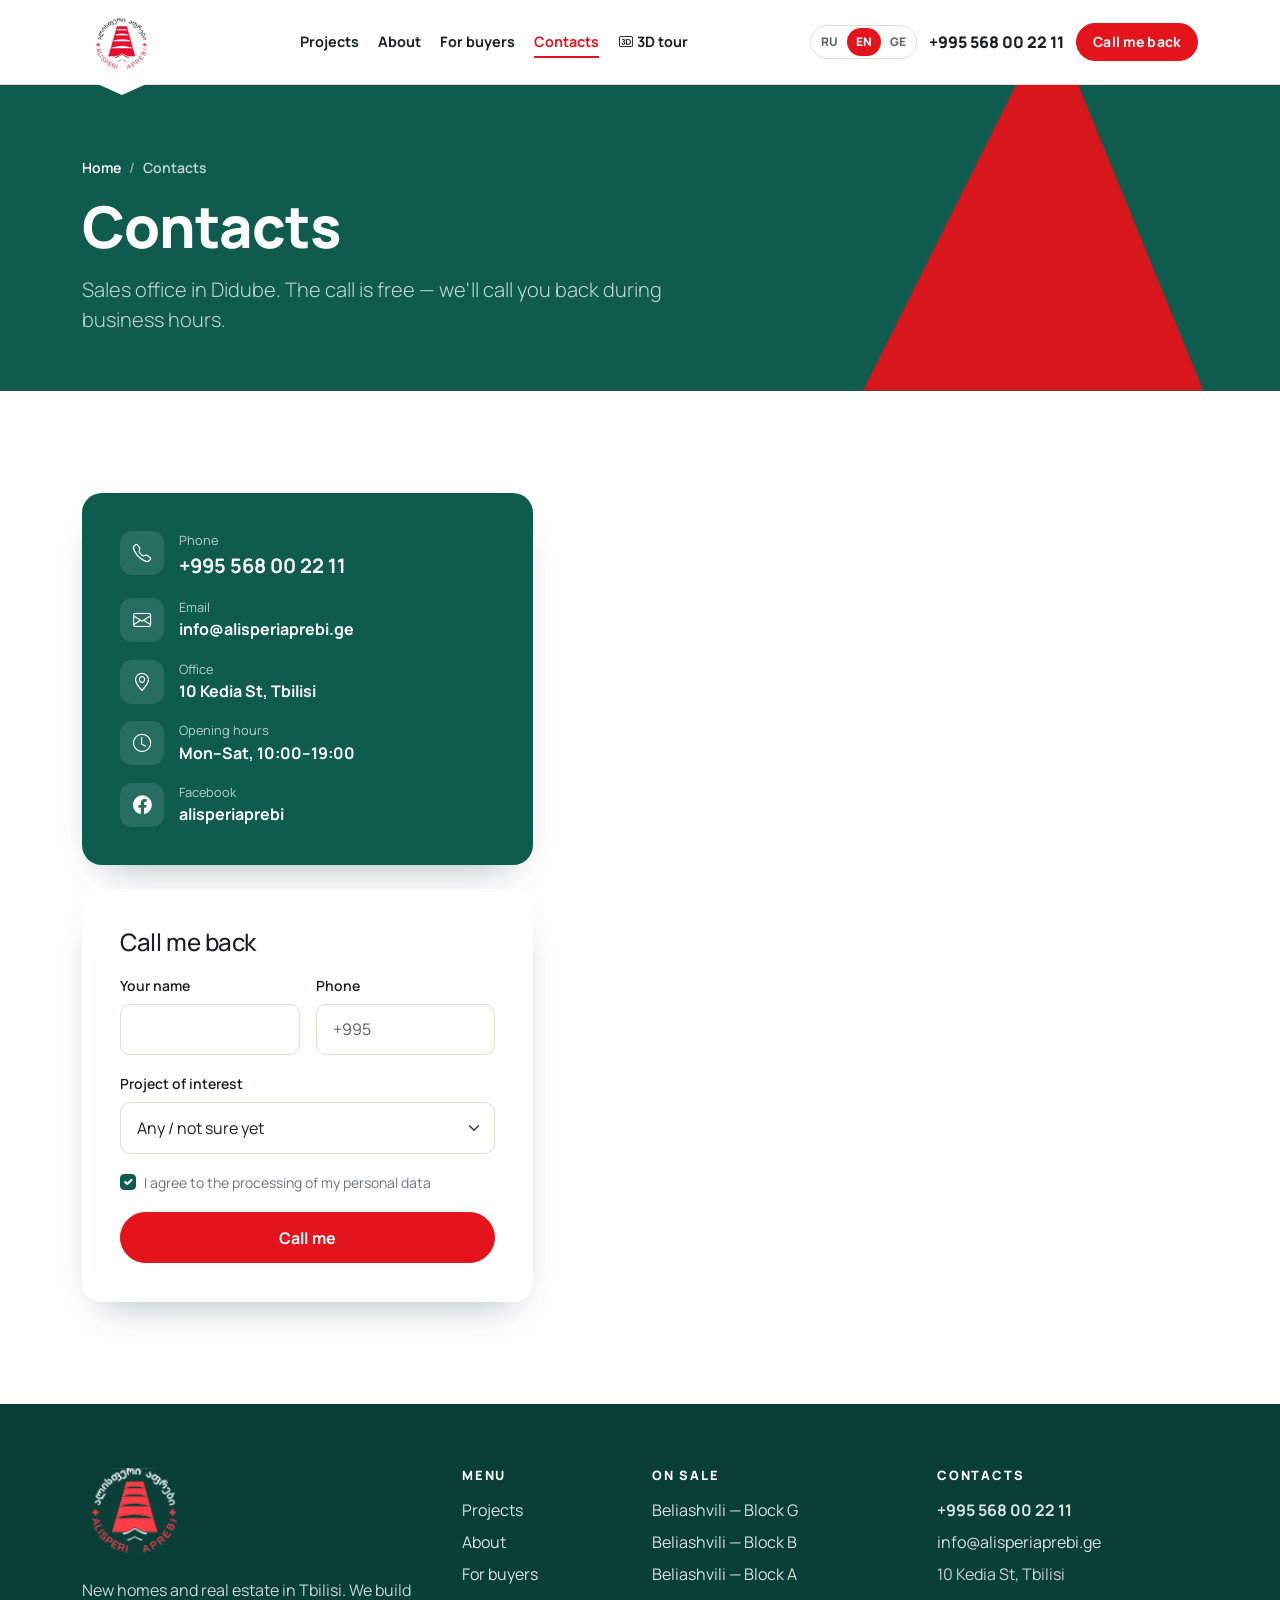
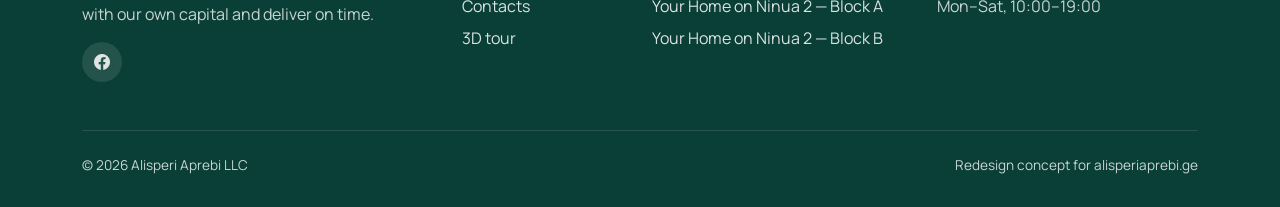
<file: contacts.html>
<!doctype html>
<html lang="ru">
<head>
  <meta charset="utf-8">
  <meta name="viewport" content="width=device-width, initial-scale=1">
  <title data-i18n-doc="p.contacts.title">Контакты — Алые Паруса</title>
  <meta name="description" content="Контакты «Алые Паруса»: офис продаж на ул. Кедиа, 10, Тбилиси. Телефон +995 568 00 22 11." data-i18n-content="p.contacts.desc">
  <meta name="theme-color" content="#0f5c4f">
  <link rel="icon" href="favicon.ico">
  <link rel="preconnect" href="https://fonts.googleapis.com">
  <link rel="preconnect" href="https://fonts.gstatic.com" crossorigin>
  <link href="https://fonts.googleapis.com/css2?family=Manrope:wght@400;500;600;700;800&family=Noto+Sans+Georgian:wght@400;600;700;800&display=swap" rel="stylesheet">
  <link href="https://cdn.jsdelivr.net/npm/bootstrap@5.3.3/dist/css/bootstrap.min.css" rel="stylesheet">
  <link href="https://cdn.jsdelivr.net/npm/bootstrap-icons@1.11.3/font/bootstrap-icons.min.css" rel="stylesheet">
  <link href="assets/css/style.css" rel="stylesheet">
  <script data-goatcounter="https://olegi808.goatcounter.com/count" async src="https://gc.zgo.at/count.js"></script>
</head>
<body data-page="contacts">
  <a class="visually-hidden-focusable position-absolute top-0 start-0 m-2 btn btn-primary btn-sm" style="z-index:2000" href="#main" data-i18n="ui.skip">Перейти к содержимому</a>
  <div data-include="header"></div>

  <main id="main">
    <section class="aa-page-head">
      <div class="container">
        <nav aria-label="breadcrumb">
          <ol class="breadcrumb mb-3">
            <li class="breadcrumb-item"><a href="index.html" data-i18n="nav.home">Главная</a></li>
            <li class="breadcrumb-item active" aria-current="page" data-i18n="p.contacts.title">Контакты</li>
          </ol>
        </nav>
        <h1 class="mb-3" data-i18n="p.contacts.h1">Контакты</h1>
        <p class="lead opacity-75 mb-0" style="max-width:40rem" data-i18n="p.contacts.lead">Офис продаж в Дидубе. Звонок бесплатный — перезвоним в рабочее время.</p>
      </div>
    </section>
    <section class="aa-section">
      <div class="container">
        <div class="row g-4">
          <div class="col-lg-5">
            <div class="aa-lead mb-4" style="background:var(--aa-green);color:#fff">
              <div class="aa-contact-line"><i class="bi bi-telephone"></i><div><small data-i18n="c.phone">Телефон</small><a class="fs-5" href="tel:+995568002211">+995 568 00 22 11</a></div></div>
              <div class="aa-contact-line"><i class="bi bi-envelope"></i><div><small>Email</small><a href="mailto:info@alisperiaprebi.ge">info@alisperiaprebi.ge</a></div></div>
              <div class="aa-contact-line"><i class="bi bi-geo-alt"></i><div><small data-i18n="c.office">Офис</small><b data-i18n="c.addr">ул. Кедиа, 10, Тбилиси</b></div></div>
              <div class="aa-contact-line"><i class="bi bi-clock"></i><div><small data-i18n="c.hoursT">Часы работы</small><b data-i18n="ui.hours">Пн–Сб, 10:00–19:00</b></div></div>
              <div class="aa-contact-line mb-0"><i class="bi bi-facebook"></i><div><small>Facebook</small><a href="https://www.facebook.com/alisperiaprebi" target="_blank" rel="noopener">alisperiaprebi</a></div></div>
            </div>
            <div class="aa-lead">
              <h2 class="h4 mb-3" data-i18n="form.modalTitle">Перезвоните мне</h2>
              <div data-include="lead"></div>
            </div>
          </div>
          <div class="col-lg-7">
            <iframe class="aa-map h-100" style="min-height:520px" src="https://maps.google.com/maps?q=41.733361,44.784400&z=16&hl=ru&output=embed" loading="lazy" referrerpolicy="no-referrer-when-downgrade" title="Карта" data-i18n-aria="c.map"></iframe>
          </div>
        </div>
      </div>
    </section>
  </main>

  <div data-include="footer"></div>

  <script src="https://cdn.jsdelivr.net/npm/bootstrap@5.3.3/dist/js/bootstrap.bundle.min.js"></script>
  <script src="assets/js/i18n.js"></script>
  <script src="assets/js/data.js"></script>
  <script src="assets/js/main.js"></script>
</body>
</html>
</file>
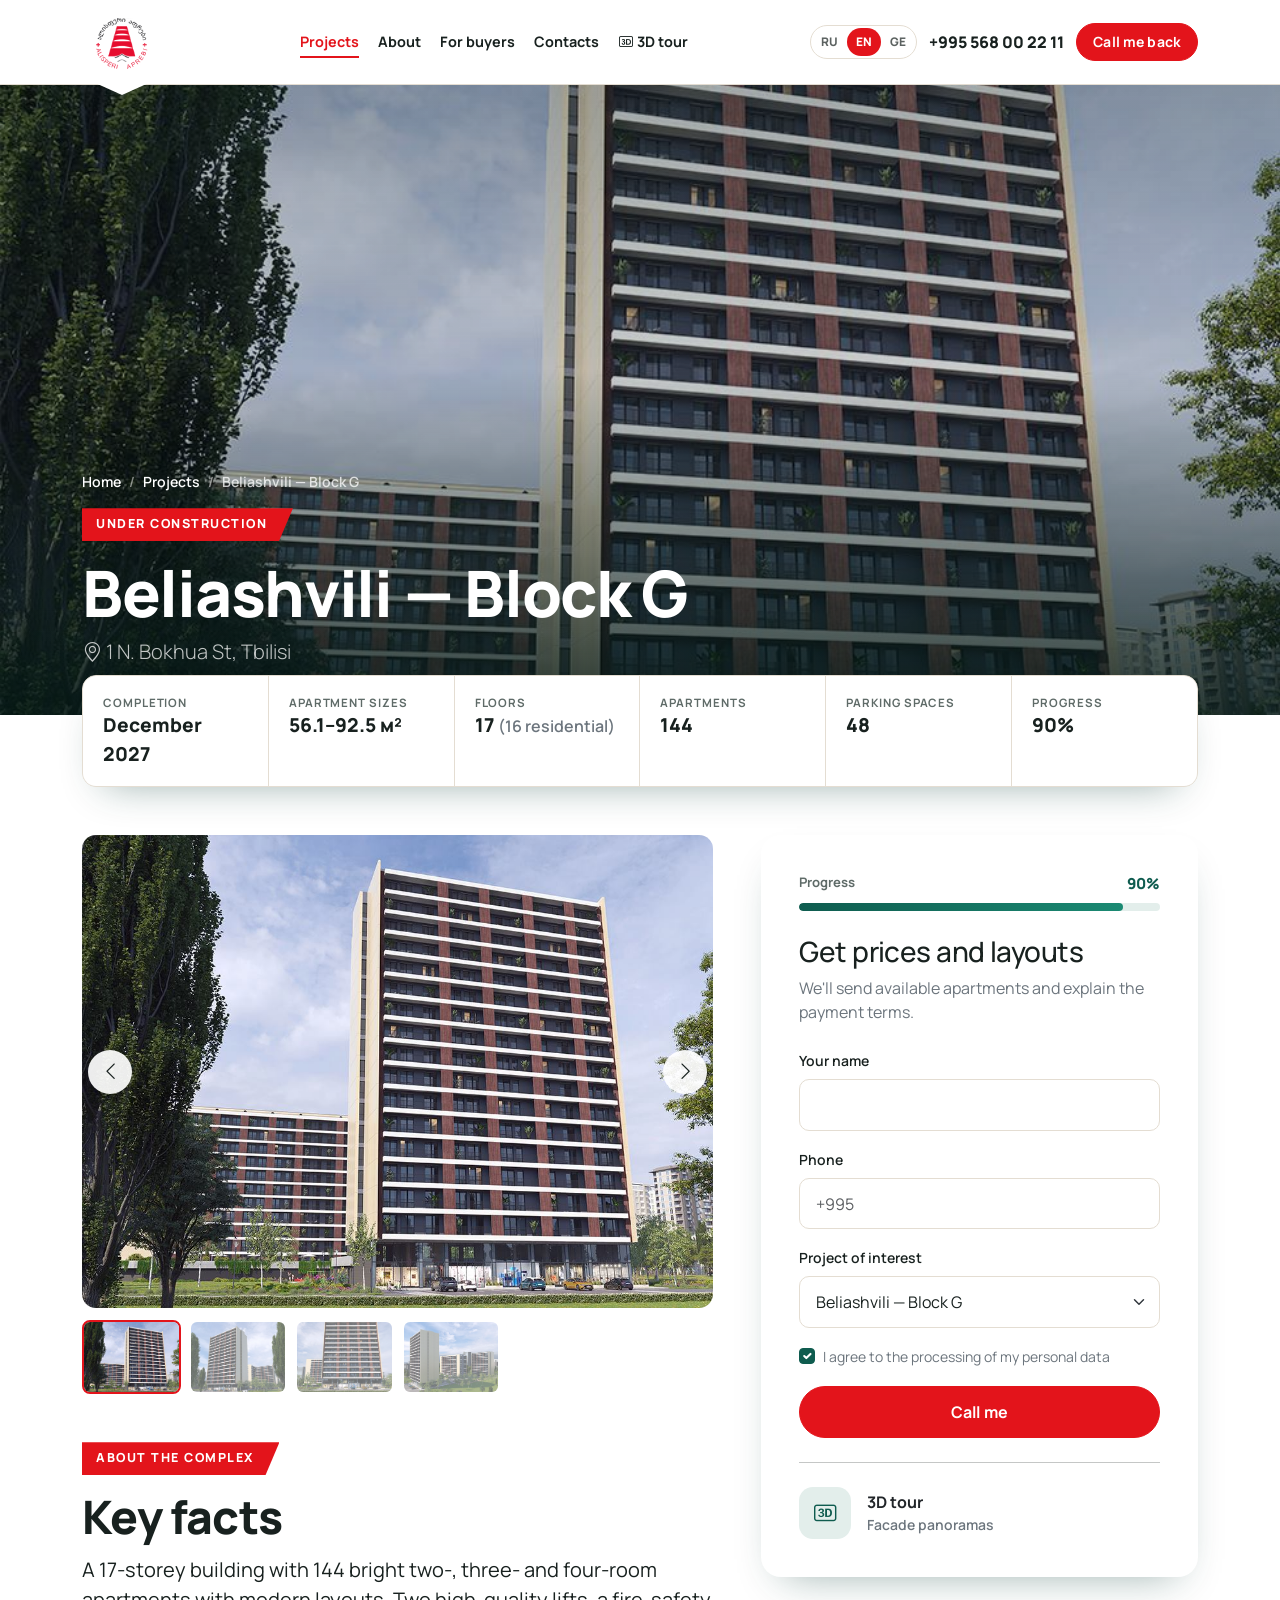
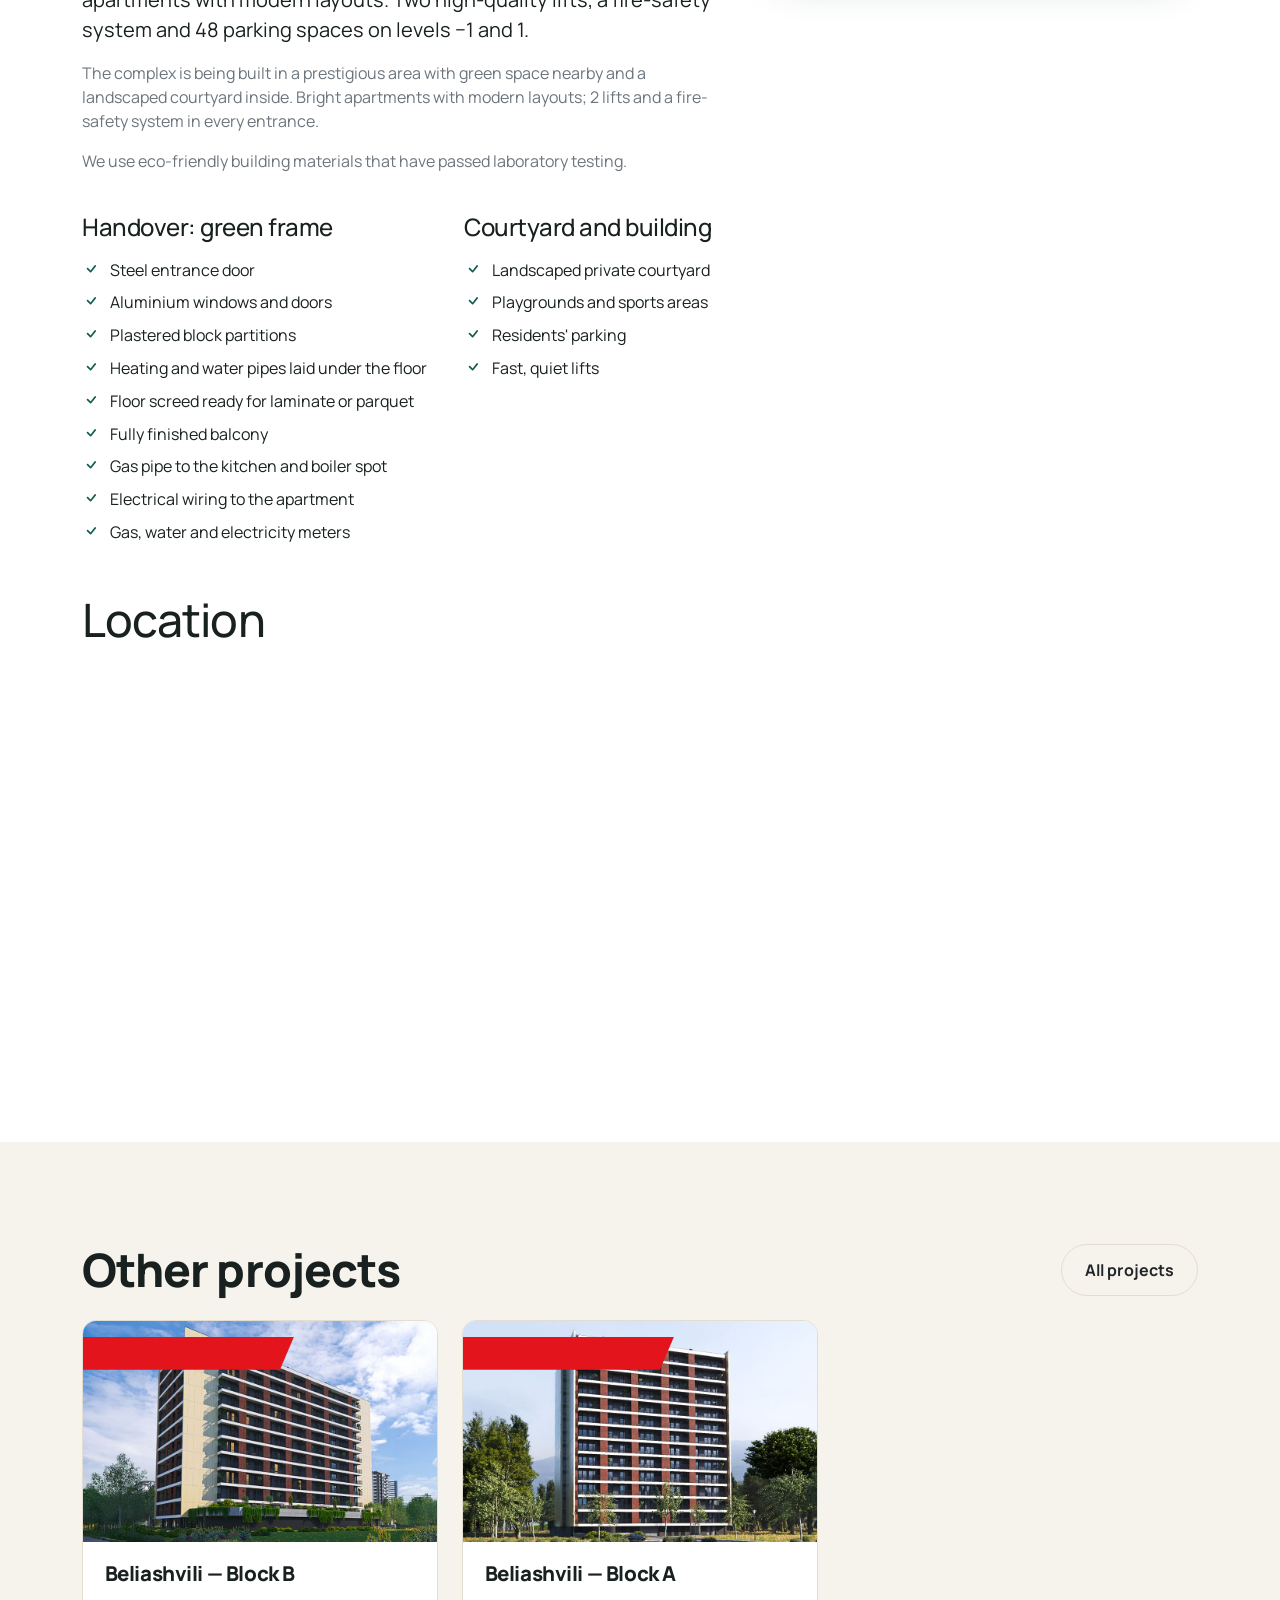
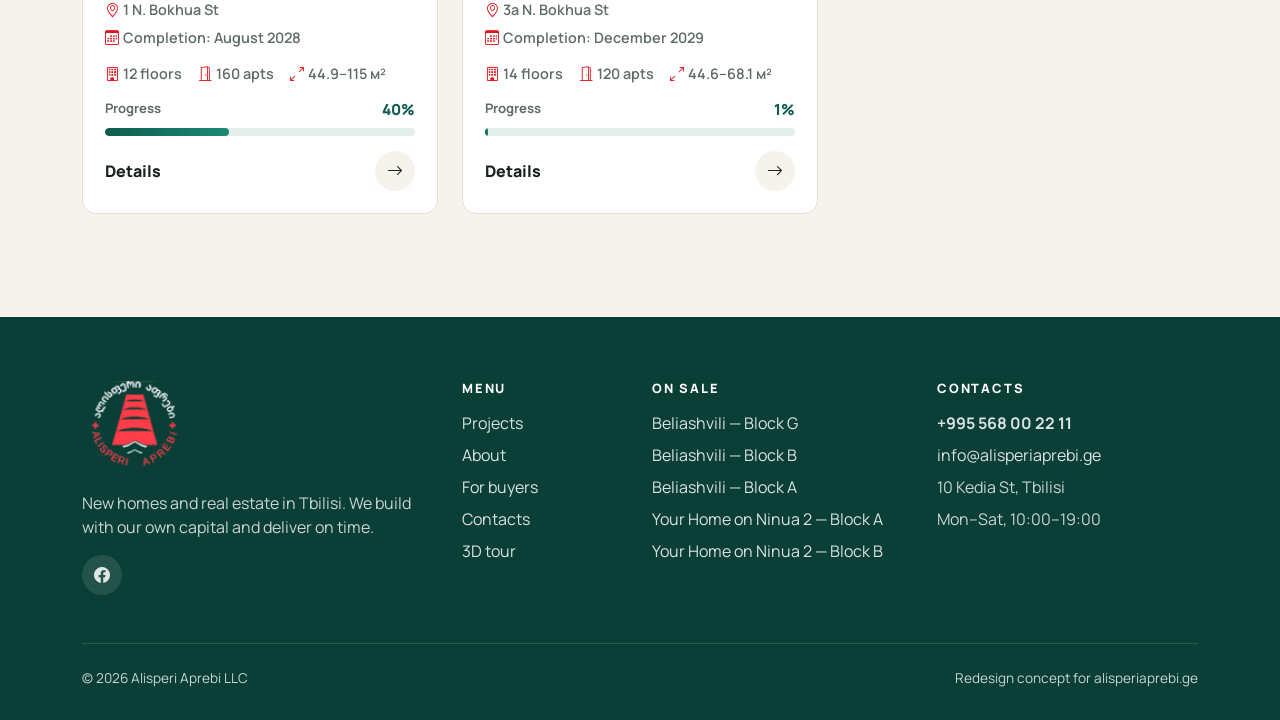
<file: project.html>
<!doctype html>
<html lang="ru">
<head>
  <meta charset="utf-8">
  <meta name="viewport" content="width=device-width, initial-scale=1">
  <title data-i18n-doc="p.project.title">Объект — Алые Паруса</title>
  <meta name="description" content="Жилой комплекс «Алые Паруса» в Тбилиси: описание, сроки, площади квартир, фото и ход строительства." data-i18n-content="p.project.desc">
  <meta name="theme-color" content="#0f5c4f">
  <link rel="icon" href="favicon.ico">
  <link rel="preconnect" href="https://fonts.googleapis.com">
  <link rel="preconnect" href="https://fonts.gstatic.com" crossorigin>
  <link href="https://fonts.googleapis.com/css2?family=Manrope:wght@400;500;600;700;800&family=Noto+Sans+Georgian:wght@400;600;700;800&display=swap" rel="stylesheet">
  <link href="https://cdn.jsdelivr.net/npm/bootstrap@5.3.3/dist/css/bootstrap.min.css" rel="stylesheet">
  <link href="https://cdn.jsdelivr.net/npm/bootstrap-icons@1.11.3/font/bootstrap-icons.min.css" rel="stylesheet">
  <link href="assets/css/style.css" rel="stylesheet">
  <script data-goatcounter="https://olegi808.goatcounter.com/count" async src="https://gc.zgo.at/count.js"></script>
</head>
<body data-page="project">
  <a class="visually-hidden-focusable position-absolute top-0 start-0 m-2 btn btn-primary btn-sm" style="z-index:2000" href="#main" data-i18n="ui.skip">Перейти к содержимому</a>
  <div data-include="header"></div>

  <main id="main">

    <div data-project></div>
  </main>

  <div data-include="footer"></div>

  <script src="https://cdn.jsdelivr.net/npm/bootstrap@5.3.3/dist/js/bootstrap.bundle.min.js"></script>
  <script src="assets/js/i18n.js"></script>
  <script src="assets/js/data.js"></script>
  <script src="assets/js/main.js"></script>
</body>
</html>
</file>
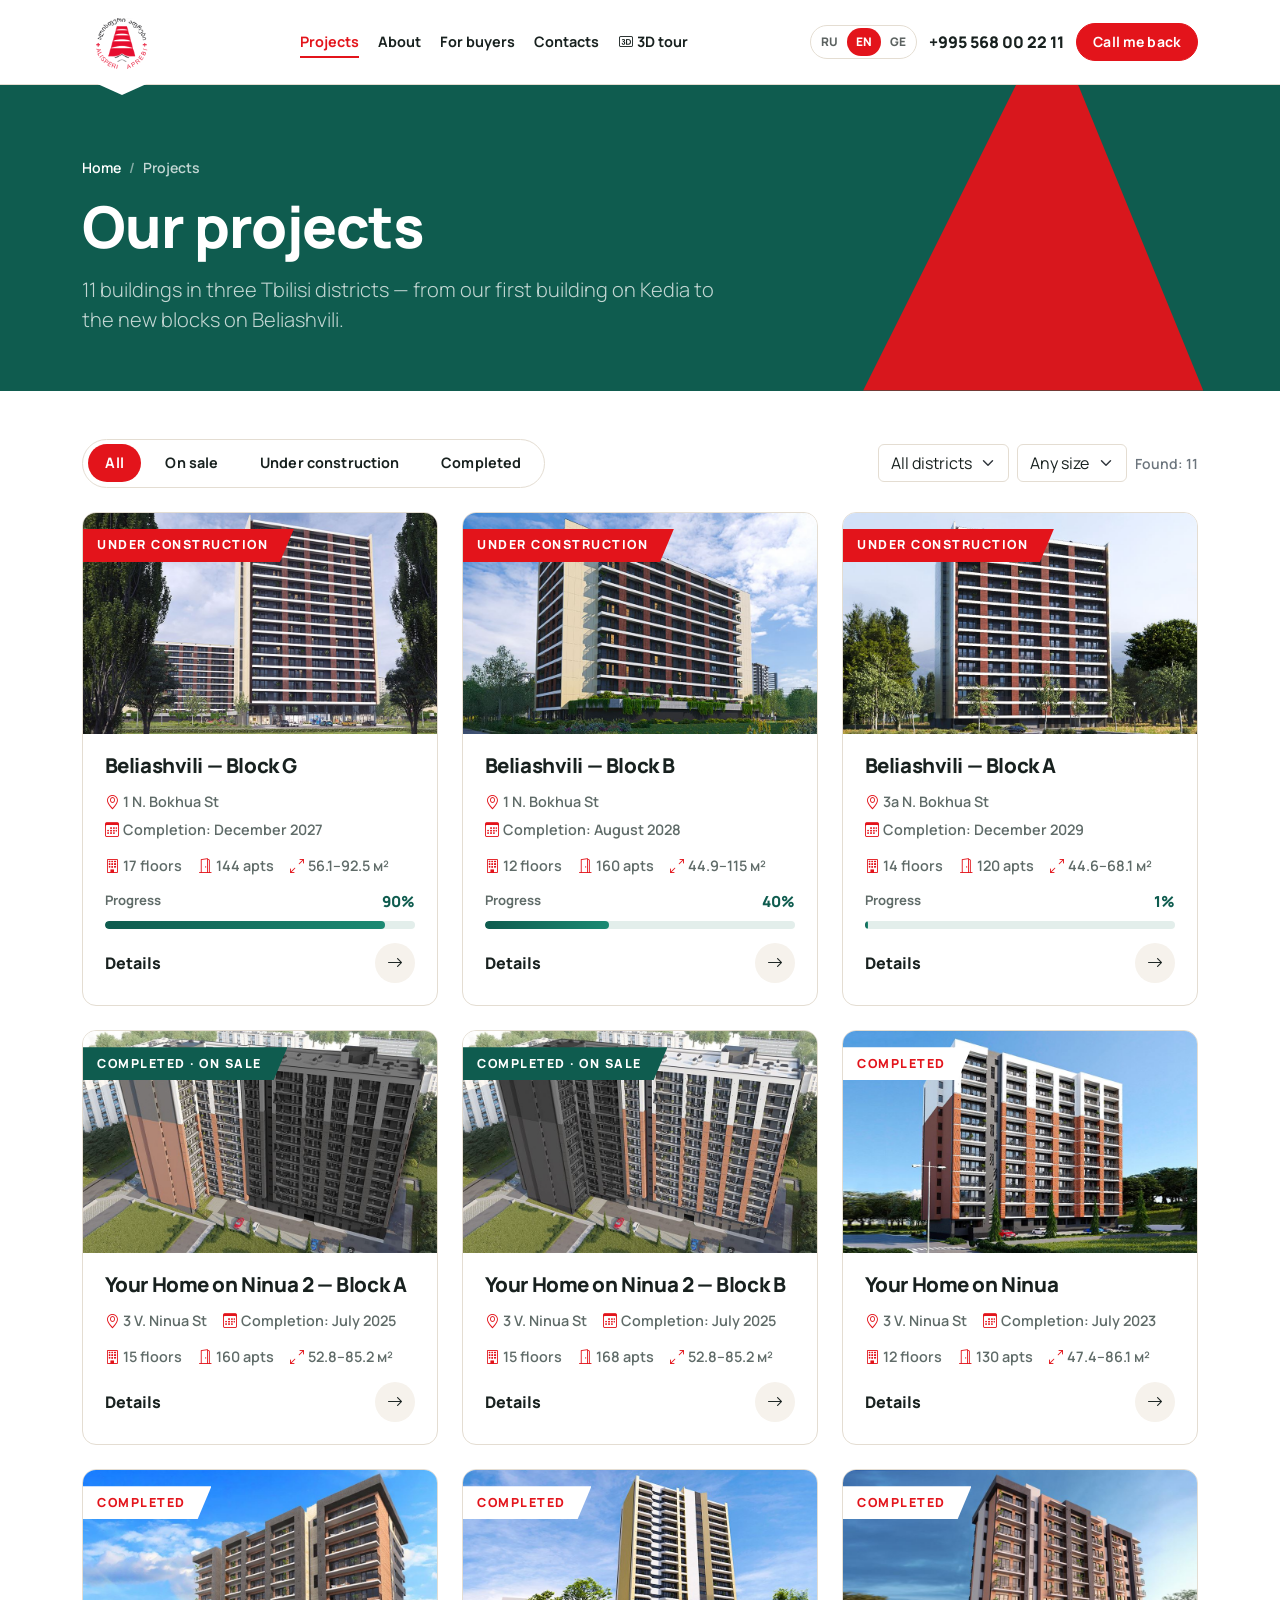
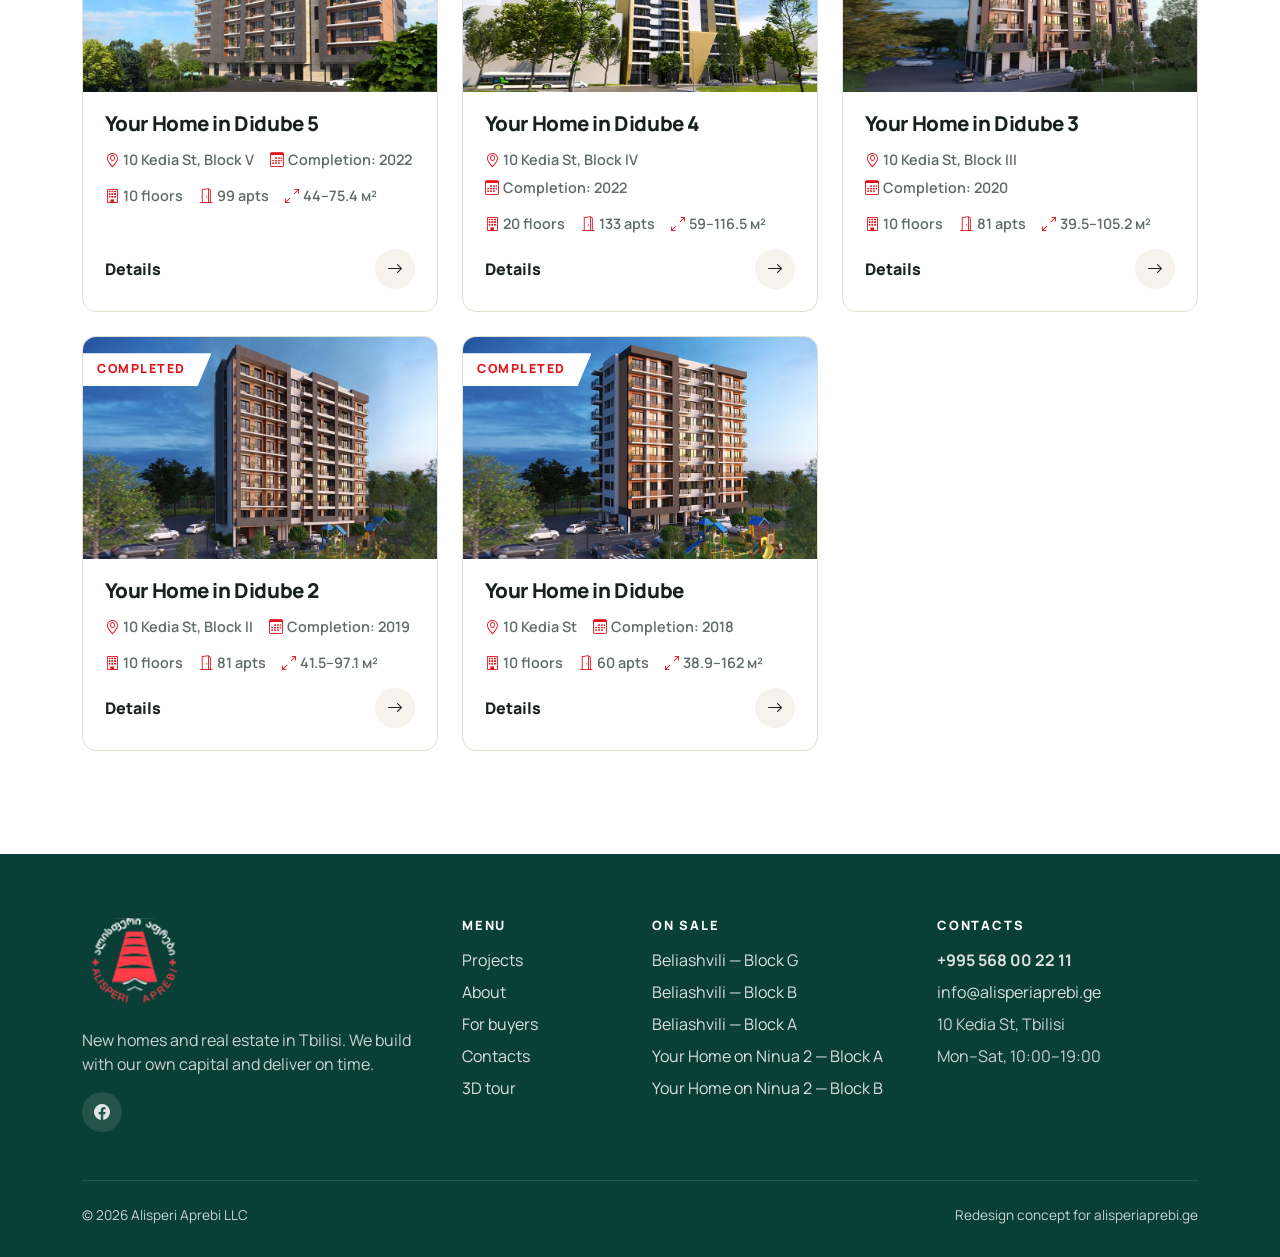
<file: projects.html>
<!doctype html>
<html lang="ru">
<head>
  <meta charset="utf-8">
  <meta name="viewport" content="width=device-width, initial-scale=1">
  <title data-i18n-doc="p.projects.title">Проекты — Алые Паруса</title>
  <meta name="description" content="Жилые комплексы «Алые Паруса» в Тбилиси: строящиеся корпуса на Белиашвили, готовые дома на Нинуа и в Дидубе." data-i18n-content="p.projects.desc">
  <meta name="theme-color" content="#0f5c4f">
  <link rel="icon" href="favicon.ico">
  <link rel="preconnect" href="https://fonts.googleapis.com">
  <link rel="preconnect" href="https://fonts.gstatic.com" crossorigin>
  <link href="https://fonts.googleapis.com/css2?family=Manrope:wght@400;500;600;700;800&family=Noto+Sans+Georgian:wght@400;600;700;800&display=swap" rel="stylesheet">
  <link href="https://cdn.jsdelivr.net/npm/bootstrap@5.3.3/dist/css/bootstrap.min.css" rel="stylesheet">
  <link href="https://cdn.jsdelivr.net/npm/bootstrap-icons@1.11.3/font/bootstrap-icons.min.css" rel="stylesheet">
  <link href="assets/css/style.css" rel="stylesheet">
  <script data-goatcounter="https://olegi808.goatcounter.com/count" async src="https://gc.zgo.at/count.js"></script>
</head>
<body data-page="projects">
  <a class="visually-hidden-focusable position-absolute top-0 start-0 m-2 btn btn-primary btn-sm" style="z-index:2000" href="#main" data-i18n="ui.skip">Перейти к содержимому</a>
  <div data-include="header"></div>

  <main id="main">
    <section class="aa-page-head">
      <div class="container">
        <nav aria-label="breadcrumb">
          <ol class="breadcrumb mb-3">
            <li class="breadcrumb-item"><a href="index.html" data-i18n="nav.home">Главная</a></li>
            <li class="breadcrumb-item active" aria-current="page" data-i18n="p.projects.title">Проекты</li>
          </ol>
        </nav>
        <h1 class="mb-3" data-i18n="p.projects.h1">Наши проекты</h1>
        <p class="lead opacity-75 mb-0" style="max-width:40rem" data-i18n="p.projects.lead">11 домов в трёх районах Тбилиси — от первого дома на Кедиа до новых корпусов на Белиашвили.</p>
      </div>
    </section>
    <section class="aa-section pt-5">
      <div class="container">
        <div class="d-flex flex-wrap gap-3 align-items-center justify-content-between mb-4">
          <div class="aa-tabs" data-filter role="group" aria-label="Фильтр" data-i18n-aria="flt.aria">
            <button class="btn active" data-value="all" type="button" data-i18n="flt.all">Все</button>
            <button class="btn" data-value="sale" type="button" data-i18n="flt.sale">В продаже</button>
            <button class="btn" data-value="building" type="button" data-i18n="flt.building">Строятся</button>
            <button class="btn" data-value="done" type="button" data-i18n="flt.done">Сданы</button>
          </div>
          <div class="d-flex flex-wrap gap-2 align-items-center">
            <select class="form-select w-auto" id="fLoc" aria-label="Локация" data-i18n-aria="s.loc">
              <option value="" data-i18n="s.allLoc">Все районы</option>
              <option value="beliashvili" data-i18n="loc.beliashvili">Белиашвили</option>
              <option value="ninua" data-i18n="loc.ninua">Нинуа</option>
              <option value="didube" data-i18n="loc.didube">Дидубе</option>
            </select>
            <select class="form-select w-auto" id="fArea" aria-label="Площадь" data-i18n-aria="s.area">
              <option value="" data-i18n="s.anyArea">Любая площадь</option>
              <option value="45">≈ 45 м²</option><option value="55">≈ 55 м²</option><option value="65">≈ 65 м²</option><option value="80">≈ 80 м²</option><option value="100">≈ 100 м²</option><option value="115">115+ м²</option>
            </select>
            <span class="text-secondary small fw-semibold"><span data-i18n="flt.found">Найдено</span>: <span data-count>11</span></span>
          </div>
        </div>
        <div class="row g-4" data-list="all"></div>
        <div class="aa-empty d-none" data-empty><i class="bi bi-search"></i><p class="mt-3" data-i18n="flt.empty">Под эти параметры объектов нет. Сбросьте фильтр или оставьте заявку — подберём вариант.</p><button class="btn btn-outline-dark" type="button" data-reset data-i18n="flt.reset">Сбросить фильтр</button></div>
      </div>
    </section>
  </main>

  <div data-include="footer"></div>

  <script src="https://cdn.jsdelivr.net/npm/bootstrap@5.3.3/dist/js/bootstrap.bundle.min.js"></script>
  <script src="assets/js/i18n.js"></script>
  <script src="assets/js/data.js"></script>
  <script src="assets/js/main.js"></script>
</body>
</html>
</file>
<file: assets/css/style.css>
/* Alisperi Aprebi — тема. Цвета из логотипа и старого сайта: алый #ed1c24 и тёмно-зелёный #0f5c4f. */
:root {
  --aa-red: #e3141b;
  --aa-red-dark: #b6041b;
  --aa-green: #0f5c4f;
  --aa-green-deep: #0a3f37;
  --aa-green-soft: #e3eeeb;
  --aa-sand: #f6f2ec;
  --aa-line: #e4ddd2;
  --aa-ink: #18211f;
  --aa-muted: #5f6b68;
  --aa-radius: 14px;
  --aa-shadow: 0 18px 40px -22px rgba(10, 63, 55, .45);
  --aa-head-h: 84px;

  --bs-primary: var(--aa-red);
  --bs-primary-rgb: 227, 20, 27;
  --bs-body-color: var(--aa-ink);
  --bs-body-bg: #fff;
  --bs-link-color: var(--aa-red);
  --bs-link-hover-color: var(--aa-red-dark);
  --bs-border-color: var(--aa-line);
  --bs-body-font-family: "Manrope", "Noto Sans Georgian", system-ui, sans-serif;
}
html[lang="ka"] { --bs-body-font-family: "Noto Sans Georgian", "Manrope", system-ui, sans-serif; }

body { background: #fff; color: var(--aa-ink); font-feature-settings: "ss01"; -webkit-font-smoothing: antialiased; }
h1, h2, h3, h4, .aa-display { font-weight: 800; letter-spacing: -.02em; line-height: 1.12; }
html[lang="ka"] h1, html[lang="ka"] h2, html[lang="ka"] h3 { letter-spacing: 0; }
a { text-decoration: none; }
img { max-width: 100%; }
::selection { background: var(--aa-red); color: #fff; }

/* ---------- Кнопки ---------- */
.btn { --bs-btn-font-weight: 700; --bs-btn-padding-x: 1.4rem; --bs-btn-padding-y: .8rem; border-radius: 999px; letter-spacing: .01em; }
.btn-sm { --bs-btn-padding-x: 1rem; --bs-btn-padding-y: .45rem; }
.btn-primary { --bs-btn-bg: var(--aa-red); --bs-btn-border-color: var(--aa-red); --bs-btn-hover-bg: var(--aa-red-dark); --bs-btn-hover-border-color: var(--aa-red-dark); --bs-btn-active-bg: var(--aa-red-dark); --bs-btn-active-border-color: var(--aa-red-dark); --bs-btn-focus-shadow-rgb: 227, 20, 27; }
.btn-green { --bs-btn-color: #fff; --bs-btn-bg: var(--aa-green); --bs-btn-border-color: var(--aa-green); --bs-btn-hover-color: #fff; --bs-btn-hover-bg: var(--aa-green-deep); --bs-btn-hover-border-color: var(--aa-green-deep); --bs-btn-active-bg: var(--aa-green-deep); --bs-btn-active-color: #fff; }
.btn-ghost { --bs-btn-color: #fff; --bs-btn-border-color: rgba(255,255,255,.55); --bs-btn-hover-bg: #fff; --bs-btn-hover-color: var(--aa-ink); --bs-btn-hover-border-color: #fff; --bs-btn-active-bg: #fff; --bs-btn-active-color: var(--aa-ink); }
.btn-outline-dark { --bs-btn-border-color: var(--aa-line); --bs-btn-hover-bg: var(--aa-ink); }
.btn .bi { vertical-align: -.1em; }

/* ---------- Флажок-«парус»: метка секции ---------- */
.aa-sail {
  display: inline-flex; align-items: center; gap: .5rem;
  background: var(--aa-red); color: #fff;
  font-size: .78rem; font-weight: 800; text-transform: uppercase; letter-spacing: .12em;
  padding: .45rem 1.6rem .45rem .9rem;
  clip-path: polygon(0 0, 100% 0, calc(100% - 14px) 100%, 0 100%);
}
.aa-sail--green { background: var(--aa-green); }
.aa-sail--light { background: #fff; color: var(--aa-red); }

/* ---------- Шапка ---------- */
.aa-header { position: sticky; top: 0; z-index: 1030; background: rgba(255,255,255,.96); backdrop-filter: blur(10px); border-bottom: 1px solid var(--aa-line); transition: background .3s, border-color .3s, box-shadow .3s; }
.aa-header .navbar { min-height: var(--aa-head-h); padding: 0; }
body[data-page="home"] .aa-header { position: fixed; left: 0; right: 0; background: transparent; border-color: transparent; backdrop-filter: none; }
body[data-page="home"] .aa-header.is-solid { background: rgba(255,255,255,.97); border-color: var(--aa-line); backdrop-filter: blur(10px); box-shadow: 0 10px 30px -24px rgba(0,0,0,.5); }

.aa-logo { position: relative; display: flex; align-items: center; gap: .85rem; color: inherit; }
/* Белый флажок-пятиугольник с эмблемой, свисает из шапки */
.aa-logo__badge {
  flex: none; align-self: flex-start; background: #fff;
  width: 96px; height: 104px; margin-bottom: -20px; padding: 10px 9px 22px;
  display: grid; place-items: center;
  clip-path: polygon(0 0, 100% 0, 100% 80%, 50% 100%, 0 80%);
  transition: width .3s, height .3s, margin .3s, padding .3s;
}
.aa-logo__badge img { width: 100%; height: 100%; object-fit: contain; display: block; }
.aa-logo__text { line-height: 1.1; white-space: nowrap; }
.aa-logo__text b { display: block; font-weight: 800; font-size: 1.02rem; letter-spacing: .02em; text-transform: uppercase; }
.aa-logo__text small { font-size: .72rem; letter-spacing: .14em; text-transform: uppercase; opacity: .7; }
.aa-header.is-solid .aa-logo__badge, body:not([data-page="home"]) .aa-logo__badge { width: 80px; height: 90px; margin-bottom: -16px; padding: 8px 8px 19px; }

.aa-nav .nav-link { font-weight: 700; font-size: .95rem; padding: .5rem .85rem !important; color: var(--aa-ink); position: relative; white-space: nowrap; }
.aa-nav .nav-link::after { content: ""; position: absolute; left: .85rem; right: .85rem; bottom: .15rem; height: 2px; background: var(--aa-red); transform: scaleX(0); transform-origin: left; transition: transform .25s; }
.aa-nav .nav-link:hover::after, .aa-nav .nav-link.active::after { transform: scaleX(1); }
.aa-nav .nav-link.active { color: var(--aa-red); }

.aa-phone { font-weight: 800; color: inherit; white-space: nowrap; }
.aa-phone small { display: block; font-size: .68rem; font-weight: 600; opacity: .65; letter-spacing: .04em; }
.aa-lang { display: inline-flex; border: 1px solid var(--aa-line); border-radius: 999px; padding: 2px; }
.aa-lang button { border: 0; background: none; font-size: .74rem; font-weight: 800; padding: .3rem .55rem; border-radius: 999px; color: inherit; opacity: .7; }
.aa-lang button.active { background: var(--aa-red); color: #fff; opacity: 1; }

body[data-page="home"] .aa-header:not(.is-solid) { color: #fff; }
body[data-page="home"] .aa-header:not(.is-solid) .aa-nav .nav-link { color: #fff; }
body[data-page="home"] .aa-header:not(.is-solid) .aa-lang { border-color: rgba(255,255,255,.4); }
body[data-page="home"] .aa-header:not(.is-solid) .navbar-toggler { color: #fff; border-color: rgba(255,255,255,.5); }
.navbar-toggler { border-radius: 10px; padding: .45rem .6rem; }
.navbar-toggler:focus { box-shadow: none; }

/* Компактное меню на ноутбуках 1200–1399px: всё в одну строку */
@media (min-width: 1200px) and (max-width: 1399.98px) {
  .aa-logo__text { display: none !important; }
  .aa-nav .nav-link { font-size: .9rem; padding: .5rem .6rem !important; }
  .aa-nav .nav-link::after { left: .6rem; right: .6rem; }
  .aa-header .navbar-collapse > .d-flex { gap: .75rem !important; flex-wrap: nowrap !important; }
  .aa-phone small { display: none; }
}
@media (min-width: 1200px) { .aa-header .navbar-collapse > .d-flex { flex-wrap: nowrap !important; } .aa-header .btn { white-space: nowrap; } }
@media (max-width: 1199.98px) {
  .aa-header .navbar-collapse { background: #fff; color: var(--aa-ink); margin: 0 -12px; padding: 1rem 1.25rem 1.5rem; border-top: 1px solid var(--aa-line); }
  body[data-page="home"] .aa-header:not(.is-solid) .navbar-collapse .nav-link { color: var(--aa-ink); }
  body[data-page="home"] .aa-header:not(.is-solid) .navbar-collapse .aa-lang { border-color: var(--aa-line); }
  .aa-nav .nav-link::after { display: none; }
}
@media (max-width: 575.98px) {
  :root { --aa-head-h: 70px; }
  .aa-logo__badge, .aa-header.is-solid .aa-logo__badge, body:not([data-page="home"]) .aa-logo__badge { width: 64px; height: 74px; margin-bottom: -12px; padding: 7px 6px 16px; }
  .aa-logo__text b { font-size: .9rem; }
}

/* ---------- Первый экран с видео ---------- */
.aa-hero { position: relative; min-height: 100svh; display: flex; align-items: flex-end; color: #fff; overflow: hidden; background: var(--aa-green-deep); }
.aa-hero__media { position: absolute; inset: 0; }
.aa-hero__media video, .aa-hero__media img { width: 100%; height: 100%; object-fit: cover; }
.aa-hero__shade { position: absolute; inset: 0; background:
  linear-gradient(180deg, rgba(5,25,22,.55) 0%, rgba(5,25,22,0) 28%),
  linear-gradient(90deg, rgba(5,30,26,.78) 0%, rgba(5,30,26,.35) 55%, rgba(5,30,26,.1) 100%),
  linear-gradient(0deg, rgba(5,25,22,.7) 0%, rgba(5,25,22,0) 45%); }
.aa-hero__content { position: relative; width: 100%; padding: calc(var(--aa-head-h) + 4rem) 0 2.5rem; }
.aa-hero h1 { font-size: clamp(2.3rem, 5.4vw, 4.6rem); max-width: 14ch; margin: 1.25rem 0 1.25rem; }
.aa-hero h1 em { font-style: normal; color: #fff; background: linear-gradient(transparent 62%, var(--aa-red) 62%, var(--aa-red) 92%, transparent 92%); }
.aa-hero__lead { font-size: 1.15rem; max-width: 34rem; opacity: .9; }
.aa-hero__ctrl { position: absolute; right: 1.25rem; bottom: 1.25rem; z-index: 2; width: 44px; height: 44px; border-radius: 50%; border: 1px solid rgba(255,255,255,.5); background: rgba(0,0,0,.25); color: #fff; display: grid; place-items: center; }
.aa-hero__ctrl:hover { background: rgba(0,0,0,.45); }

/* Панель подбора */
.aa-search { background: #fff; color: var(--aa-ink); border-radius: var(--aa-radius); box-shadow: 0 30px 60px -30px rgba(0,0,0,.6); padding: 1.1rem; margin-top: 2.5rem; }
.aa-search label { font-size: .72rem; font-weight: 800; text-transform: uppercase; letter-spacing: .1em; color: var(--aa-muted); margin-bottom: .3rem; }
.aa-search .form-select, .aa-search .form-control { border-radius: 10px; border-color: var(--aa-line); font-weight: 600; padding-top: .7rem; padding-bottom: .7rem; }
.aa-search .btn { width: 100%; height: 100%; min-height: 50px; border-radius: 10px; }
.aa-search__title { font-weight: 800; display: flex; align-items: center; gap: .5rem; }
.aa-search__title i { color: var(--aa-red); }

/* ---------- Секции ---------- */
.aa-section { padding: clamp(4rem, 8vw, 7rem) 0; }
.aa-section--sand { background: var(--aa-sand); }
.aa-section--green { background: var(--aa-green); color: #fff; }
.aa-h2 { font-size: clamp(1.9rem, 3.6vw, 3rem); margin: 1rem 0 .75rem; }
.aa-sub { color: var(--aa-muted); font-size: 1.08rem; max-width: 40rem; }
.aa-section--green .aa-sub { color: rgba(255,255,255,.75); }

/* Цифры */
.aa-stats { background: var(--aa-green); color: #fff; position: relative; overflow: hidden; }
.aa-stats::before { content: ""; position: absolute; right: -80px; top: -40px; width: 340px; height: 340px; background: var(--aa-red); opacity: .9; clip-path: polygon(30% 0, 100% 100%, 0 100%); }
.aa-stat { padding: 2.5rem 0; position: relative; }
.aa-stat b { display: block; font-size: clamp(2.4rem, 4.5vw, 3.6rem); font-weight: 800; line-height: 1; letter-spacing: -.03em; }
.aa-stat span { display: block; margin-top: .5rem; opacity: .8; font-weight: 600; }

/* ---------- Карточка объекта ---------- */
.aa-card { position: relative; display: flex; flex-direction: column; height: 100%; background: #fff; border: 1px solid var(--aa-line); border-radius: var(--aa-radius); overflow: hidden; color: inherit; transition: transform .3s, box-shadow .3s; }
.aa-card:hover { transform: translateY(-4px); box-shadow: var(--aa-shadow); color: inherit; }
.aa-card__img { position: relative; aspect-ratio: 16 / 10; overflow: hidden; background: var(--aa-sand); }
.aa-card__img img { width: 100%; height: 100%; object-fit: cover; transition: transform .6s; }
.aa-card:hover .aa-card__img img { transform: scale(1.05); }
.aa-card__tag { position: absolute; left: 0; top: 1rem; }
.aa-card__body { padding: 1.25rem 1.35rem 1.4rem; display: flex; flex-direction: column; gap: .9rem; flex: 1; }
.aa-card__title { font-size: 1.28rem; margin: 0; }
.aa-card__meta { display: flex; flex-wrap: wrap; gap: .4rem 1rem; color: var(--aa-muted); font-size: .9rem; font-weight: 600; }
.aa-card__meta i { color: var(--aa-red); margin-right: .25rem; }
.aa-card__foot { margin-top: auto; display: flex; align-items: center; justify-content: space-between; font-weight: 800; }
.aa-card__foot .bi-arrow-right { width: 40px; height: 40px; border-radius: 50%; display: grid; place-items: center; background: var(--aa-sand); transition: background .2s, color .2s; }
.aa-card:hover .aa-card__foot .bi-arrow-right { background: var(--aa-red); color: #fff; }

/* Ход строительства */
.aa-progress { --p: 0; }
.aa-progress__row { display: flex; justify-content: space-between; font-size: .82rem; font-weight: 700; color: var(--aa-muted); margin-bottom: .4rem; }
.aa-progress__row b { color: var(--aa-green); font-size: .95rem; }
.aa-progress__bar { height: 8px; border-radius: 99px; background: var(--aa-green-soft); overflow: hidden; }
.aa-progress__bar i { display: block; height: 100%; width: calc(var(--p) * 1%); background: linear-gradient(90deg, var(--aa-green), #1b8a73); border-radius: inherit; transform-origin: left; animation: aa-grow 1.4s cubic-bezier(.2,.7,.2,1) both; }
@keyframes aa-grow { from { transform: scaleX(0); } }

/* Большая карточка (главная, строящиеся) */
.aa-feature { display: grid; grid-template-columns: 1.25fr 1fr; background: #fff; border-radius: calc(var(--aa-radius) + 6px); overflow: hidden; box-shadow: var(--aa-shadow); color: inherit; }
.aa-feature:hover { color: inherit; }
.aa-feature__img { position: relative; min-height: 380px; }
.aa-feature__img img { position: absolute; inset: 0; width: 100%; height: 100%; object-fit: cover; }
.aa-feature__body { padding: clamp(1.5rem, 3vw, 2.75rem); display: flex; flex-direction: column; gap: 1.1rem; }
.aa-feature__body h3 { font-size: clamp(1.5rem, 2.4vw, 2.1rem); margin: 0; }
.aa-facts { display: grid; grid-template-columns: repeat(2, 1fr); gap: .75rem; margin: 0; }
.aa-facts div { background: var(--aa-sand); border-radius: 10px; padding: .7rem .9rem; }
.aa-facts dt { font-size: .72rem; text-transform: uppercase; letter-spacing: .08em; color: var(--aa-muted); font-weight: 700; }
.aa-facts dd { margin: .15rem 0 0; font-weight: 800; font-size: 1.05rem; }
@media (max-width: 991.98px) { .aa-feature { grid-template-columns: 1fr; } .aa-feature__img { min-height: 260px; } }

/* Вкладки-переключатели */
.aa-tabs { display: inline-flex; flex-wrap: wrap; gap: .4rem; background: #fff; border: 1px solid var(--aa-line); border-radius: 999px; padding: .3rem; }
.aa-tabs .btn { --bs-btn-padding-y: .5rem; --bs-btn-padding-x: 1.1rem; --bs-btn-font-size: .9rem; border: 0; color: var(--aa-ink); }
.aa-tabs .btn.active { background: var(--aa-red); color: #fff; }

/* ---------- О компании ---------- */
.aa-about__img { position: relative; border-radius: calc(var(--aa-radius) + 6px); overflow: hidden; aspect-ratio: 4/5; }
.aa-about__img img { width: 100%; height: 100%; object-fit: cover; }
.aa-about__sail { position: absolute; right: -1px; bottom: -1px; width: 46%; aspect-ratio: 1; background: var(--aa-red); clip-path: polygon(100% 0, 100% 100%, 0 100%); display: flex; align-items: flex-end; justify-content: flex-end; padding: 1.25rem; color: #fff; text-align: right; }
.aa-about__sail b { display: block; font-size: 2.4rem; line-height: 1; }
.aa-about__sail span { font-size: .85rem; font-weight: 700; }

.aa-adv { display: flex; gap: 1rem; padding: 1.4rem; border-radius: var(--aa-radius); background: #fff; border: 1px solid var(--aa-line); height: 100%; }
.aa-adv__icon { flex: none; width: 52px; height: 52px; border-radius: 14px; display: grid; place-items: center; font-size: 1.4rem; background: var(--aa-green-soft); color: var(--aa-green); }
.aa-adv h3 { font-size: 1.08rem; margin: .1rem 0 .35rem; }
.aa-adv p { margin: 0; color: var(--aa-muted); font-size: .95rem; }
.aa-section--green .aa-adv { background: rgba(255,255,255,.06); border-color: rgba(255,255,255,.15); }
.aa-section--green .aa-adv p { color: rgba(255,255,255,.72); }
.aa-section--green .aa-adv__icon { background: var(--aa-red); color: #fff; }

/* 3D-тур */
.aa-tour { position: relative; border-radius: calc(var(--aa-radius) + 6px); overflow: hidden; color: #fff; min-height: 360px; display: flex; align-items: center; }
.aa-tour img { position: absolute; inset: 0; width: 100%; height: 100%; object-fit: cover; }
.aa-tour::before { content: ""; position: absolute; inset: 0; background: linear-gradient(90deg, rgba(10,63,55,.92), rgba(10,63,55,.35)); z-index: 1; }
.aa-tour > div { position: relative; z-index: 2; padding: clamp(1.75rem, 4vw, 3.5rem); max-width: 40rem; }
.aa-tour__play { flex: none; width: 84px; height: 84px; aspect-ratio: 1; border-radius: 50%; display: grid; place-items: center; background: var(--aa-red); color: #fff; font-size: 1.8rem; box-shadow: 0 0 0 10px rgba(227,20,27,.25); }

/* ---------- Форма ---------- */
.aa-lead { background: #fff; color: var(--aa-ink); border-radius: calc(var(--aa-radius) + 6px); padding: clamp(1.5rem, 3vw, 2.5rem); box-shadow: var(--aa-shadow); }
.aa-lead .form-control, .aa-lead .form-select { border-radius: 10px; padding: .8rem 1rem; border-color: var(--aa-line); }
.aa-lead .form-control:focus, .aa-lead .form-select:focus, .aa-search .form-select:focus { border-color: var(--aa-green); box-shadow: 0 0 0 .2rem rgba(15,92,79,.15); }
.aa-lead .form-check-input:checked { background-color: var(--aa-green); border-color: var(--aa-green); }
.aa-contact-line { display: flex; gap: .9rem; align-items: flex-start; margin-bottom: 1.1rem; }
.aa-contact-line i { flex: none; width: 44px; height: 44px; border-radius: 12px; display: grid; place-items: center; background: rgba(255,255,255,.1); color: #fff; font-size: 1.15rem; }
.aa-contact-line small { display: block; opacity: .7; font-size: .8rem; }
.aa-contact-line a, .aa-contact-line b { color: #fff; font-weight: 700; }
.aa-map { display: block; border: 0; width: 100%; height: 380px; border-radius: calc(var(--aa-radius) + 6px); filter: saturate(.85); }

/* ---------- Внутренние страницы ---------- */
.aa-page-head { position: relative; background: var(--aa-green); color: #fff; padding: 4.5rem 0 3.5rem; overflow: hidden; }
.aa-page-head::after { content: ""; position: absolute; right: 6%; bottom: 0; width: min(36vw, 340px); aspect-ratio: 1 / 1.1; background: var(--aa-red); clip-path: polygon(55% 0, 100% 100%, 0 100%); opacity: .95; }
.aa-page-head .container { position: relative; z-index: 1; }
.aa-page-head h1 { font-size: clamp(2.1rem, 4.5vw, 3.6rem); max-width: 18ch; }
.aa-page-head .breadcrumb { --bs-breadcrumb-divider-color: rgba(255,255,255,.5); --bs-breadcrumb-item-active-color: rgba(255,255,255,.75); font-size: .88rem; font-weight: 600; }
.aa-page-head .breadcrumb a { color: #fff; }

/* Страница объекта */
.aa-project-hero { position: relative; min-height: 70vh; display: flex; align-items: flex-end; color: #fff; background: var(--aa-green-deep); }
.aa-project-hero > img { position: absolute; inset: 0; width: 100%; height: 100%; object-fit: cover; }
.aa-project-hero::before { content: ""; position: absolute; inset: 0; z-index: 1; background: linear-gradient(0deg, rgba(5,25,22,.85) 0%, rgba(5,25,22,.2) 55%, rgba(5,25,22,.35) 100%); }
.aa-project-hero .container { position: relative; z-index: 2; padding-top: 6rem; padding-bottom: 3rem; }
.aa-project-hero h1 { font-size: clamp(2.2rem, 5vw, 4rem); }
.aa-project-hero .breadcrumb { --bs-breadcrumb-divider-color: rgba(255,255,255,.5); --bs-breadcrumb-item-active-color: rgba(255,255,255,.75); font-weight: 600; font-size: .88rem; }
.aa-project-hero .breadcrumb a { color: #fff; }
.aa-keyfacts { display: grid; grid-template-columns: repeat(auto-fit, minmax(150px, 1fr)); gap: 1px; background: var(--aa-line); border: 1px solid var(--aa-line); border-radius: var(--aa-radius); overflow: hidden; margin-top: -2.5rem; position: relative; z-index: 3; box-shadow: var(--aa-shadow); }
.aa-keyfacts div { background: #fff; padding: 1.1rem 1.25rem; }
.aa-keyfacts small { display: block; font-size: .72rem; text-transform: uppercase; letter-spacing: .08em; color: var(--aa-muted); font-weight: 700; }
.aa-keyfacts b { font-size: 1.2rem; font-weight: 800; }
.aa-gallery .carousel-item img { width: 100%; aspect-ratio: 4/3; object-fit: cover; border-radius: var(--aa-radius); }
.aa-gallery .carousel-control-prev, .aa-gallery .carousel-control-next { width: 56px; opacity: 1; }
.aa-gallery .carousel-control-prev span, .aa-gallery .carousel-control-next span { width: 44px; height: 44px; border-radius: 50%; background: rgba(255,255,255,.92); color: var(--aa-ink); display: grid; place-items: center; font-size: 1.2rem; }
.aa-thumbs { display: grid; grid-template-columns: repeat(auto-fill, minmax(84px, 1fr)); gap: .5rem; margin-top: .75rem; }
.aa-thumbs button { border: 2px solid transparent; padding: 0; border-radius: 8px; overflow: hidden; background: none; aspect-ratio: 4/3; opacity: .65; transition: opacity .2s, border-color .2s; }
.aa-thumbs button.active, .aa-thumbs button:hover { opacity: 1; border-color: var(--aa-red); }
.aa-thumbs img { width: 100%; height: 100%; object-fit: cover; }
.aa-checklist { list-style: none; padding: 0; margin: 0; display: grid; gap: .55rem; }
.aa-checklist li { display: flex; gap: .65rem; align-items: flex-start; }
.aa-checklist li::before { content: "\F26E"; font-family: "bootstrap-icons"; color: var(--aa-green); font-size: 1.15rem; line-height: 1.3; }
.aa-side { position: static; }
@media (min-width: 992px) { .aa-side { position: sticky; top: calc(var(--aa-head-h) + 1.5rem); } }

/* ---------- Подвал ---------- */
.aa-footer { background: var(--aa-green-deep); color: rgba(255,255,255,.78); padding: 4rem 0 2rem; }
.aa-footer h4 { color: #fff; font-size: .8rem; text-transform: uppercase; letter-spacing: .14em; margin-bottom: 1rem; }
.aa-footer a { color: rgba(255,255,255,.85); }
.aa-footer a:hover { color: #fff; }
.aa-footer ul { list-style: none; padding: 0; margin: 0; display: grid; gap: .5rem; }
.aa-footer__logo { display: inline-block; }
.aa-footer__logo img { display: block; height: 88px; width: auto; }
.aa-footer__bottom { border-top: 1px solid rgba(255,255,255,.12); margin-top: 3rem; padding-top: 1.5rem; font-size: .85rem; }
.aa-social { width: 40px; height: 40px; border-radius: 50%; display: inline-grid; place-items: center; background: rgba(255,255,255,.1); }

/* Плавающая кнопка звонка (мобильные) */
.aa-fab { position: fixed; right: 16px; bottom: 16px; z-index: 1040; width: 56px; height: 56px; border-radius: 50%; background: var(--aa-red); color: #fff; display: grid; place-items: center; font-size: 1.4rem; box-shadow: 0 10px 24px -8px rgba(227,20,27,.7); }
.aa-fab:hover { color: #fff; background: var(--aa-red-dark); }

/* Появление при прокрутке */
.aa-reveal { opacity: 0; transform: translateY(24px); transition: opacity .7s ease, transform .7s ease; }
.aa-reveal.is-in { opacity: 1; transform: none; }
.aa-empty { text-align: center; padding: 3rem 1rem; color: var(--aa-muted); }
.aa-empty i { font-size: 2.4rem; color: var(--aa-red); }

.modal-content { border-radius: calc(var(--aa-radius) + 6px); border: 0; }

@media (prefers-reduced-motion: reduce) {
  *, *::before, *::after { animation: none !important; transition: none !important; }
  .aa-reveal { opacity: 1; transform: none; }
}
@media (max-width: 767.98px) {
  .aa-page-head { padding: 3rem 0 2.75rem; }
  .aa-page-head::after { width: 34vw; right: -8vw; opacity: .9; }
}
</file>
